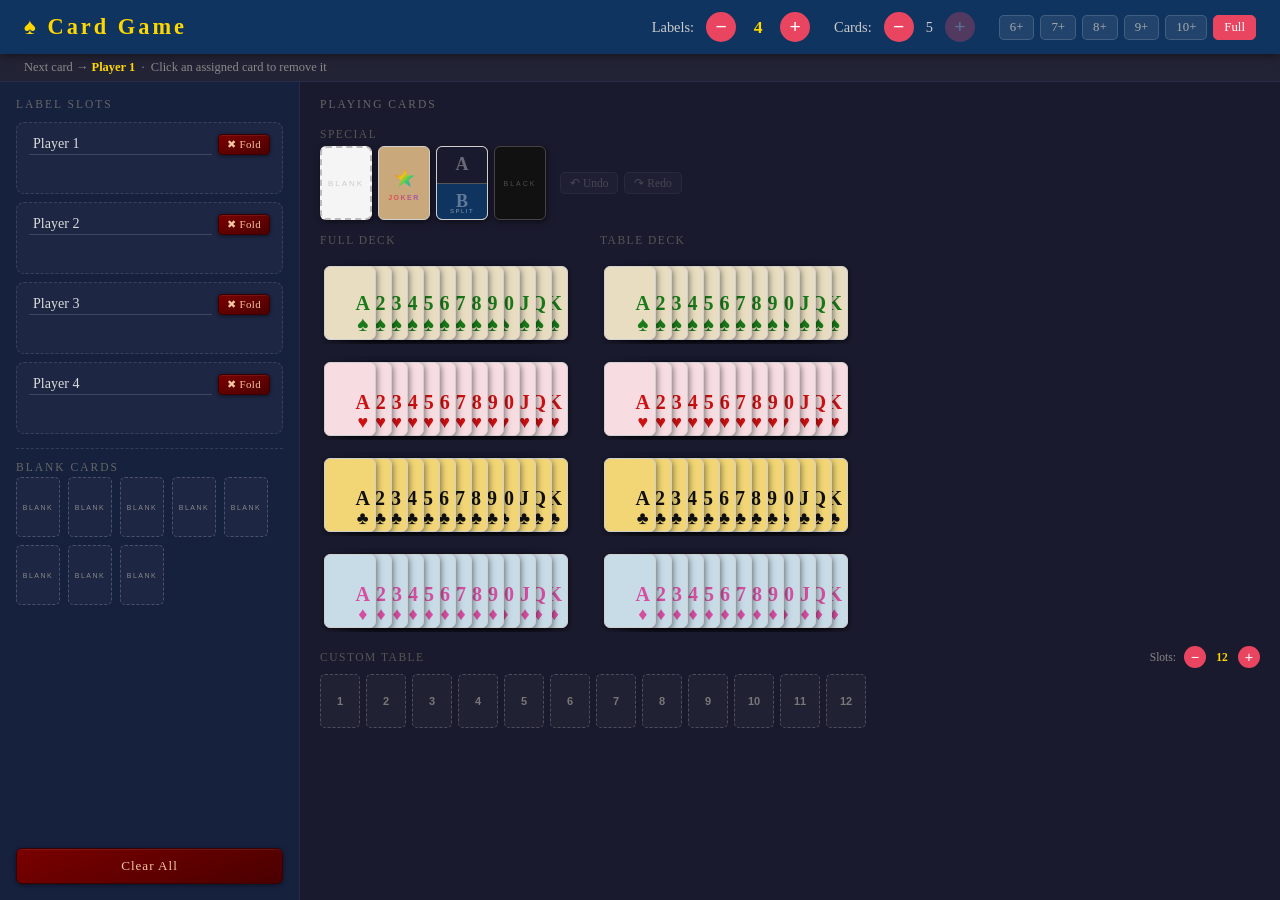
<file: Desktop/Card game/index.html>
<!DOCTYPE html>
<html lang="en">
<head>
  <meta charset="UTF-8">
  <meta name="viewport" content="width=device-width, initial-scale=1.0">
  <title>Card Game</title>
  <link rel="stylesheet" href="style.css?v=11">
</head>
<body>

  <header>
    <h1>&#9824; Card Game</h1>
    <div class="header-controls">
      <div class="label-controls">
        <span>Labels:</span>
        <button class="ctrl-btn" id="btn-dec">&#8722;</button>
        <span id="label-count">4</span>
        <button class="ctrl-btn" id="btn-inc">&#43;</button>
      </div>
      <div class="label-controls">
        <span>Cards:</span>
        <button class="ctrl-btn" id="btn-card-dec">&#8722;</button>
        <span id="card-count">5</span>
        <button class="ctrl-btn" id="btn-card-inc">&#43;</button>
      </div>
      <div class="deck-presets">
        <button class="preset-btn" data-preset="0">6+</button>
        <button class="preset-btn" data-preset="1">7+</button>
        <button class="preset-btn" data-preset="2">8+</button>
        <button class="preset-btn" data-preset="3">9+</button>
        <button class="preset-btn" data-preset="4">10+</button>
        <button class="preset-btn active" data-preset="5">Full</button>
      </div>
    </div>
  </header>

  <div id="status-bar">Click any card to assign it automatically</div>

  <div class="main">
    <div class="labels-panel" id="labels-panel">
      <div class="panel-title">Label Slots</div>
    </div>
    <div class="cards-panel" id="cards-panel">
      <div class="panel-title">Playing Cards</div>
    </div>
  </div>

  <script src="main.js"></script>

</body>
</html>
</file>
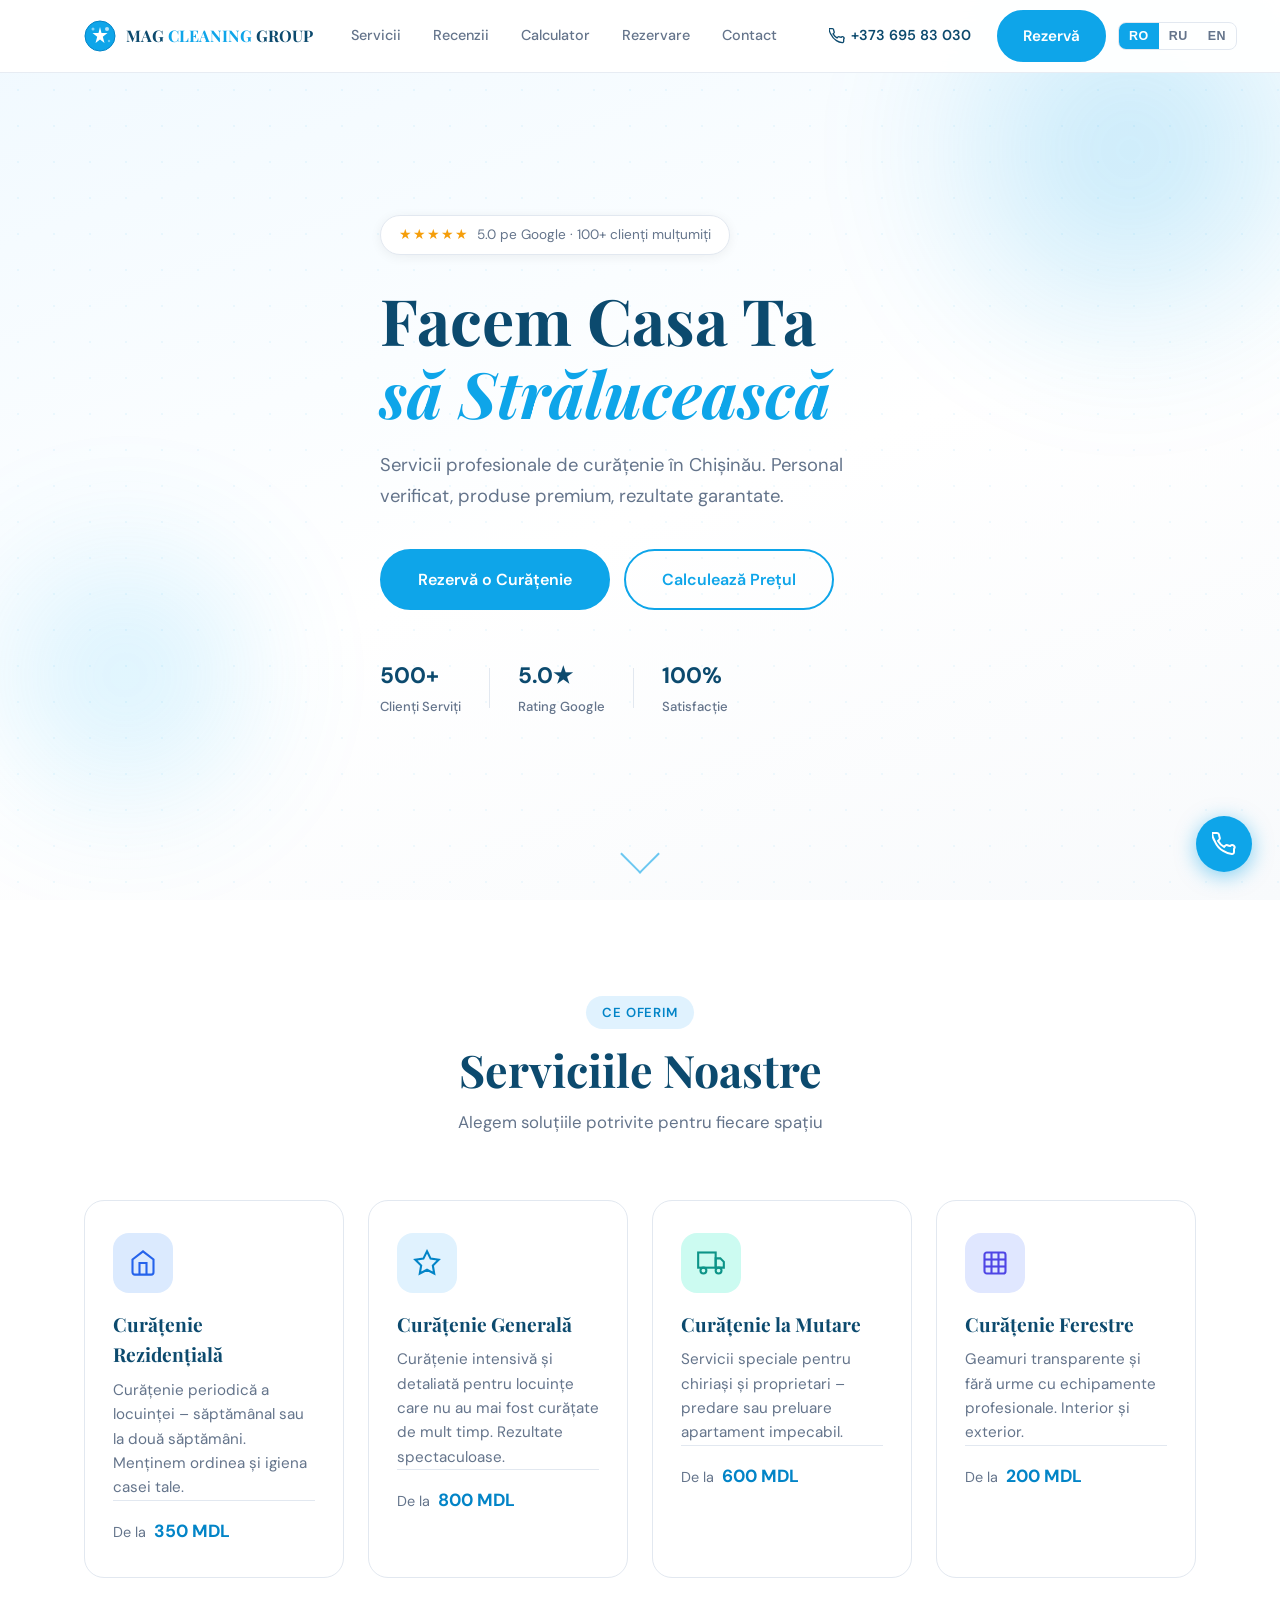
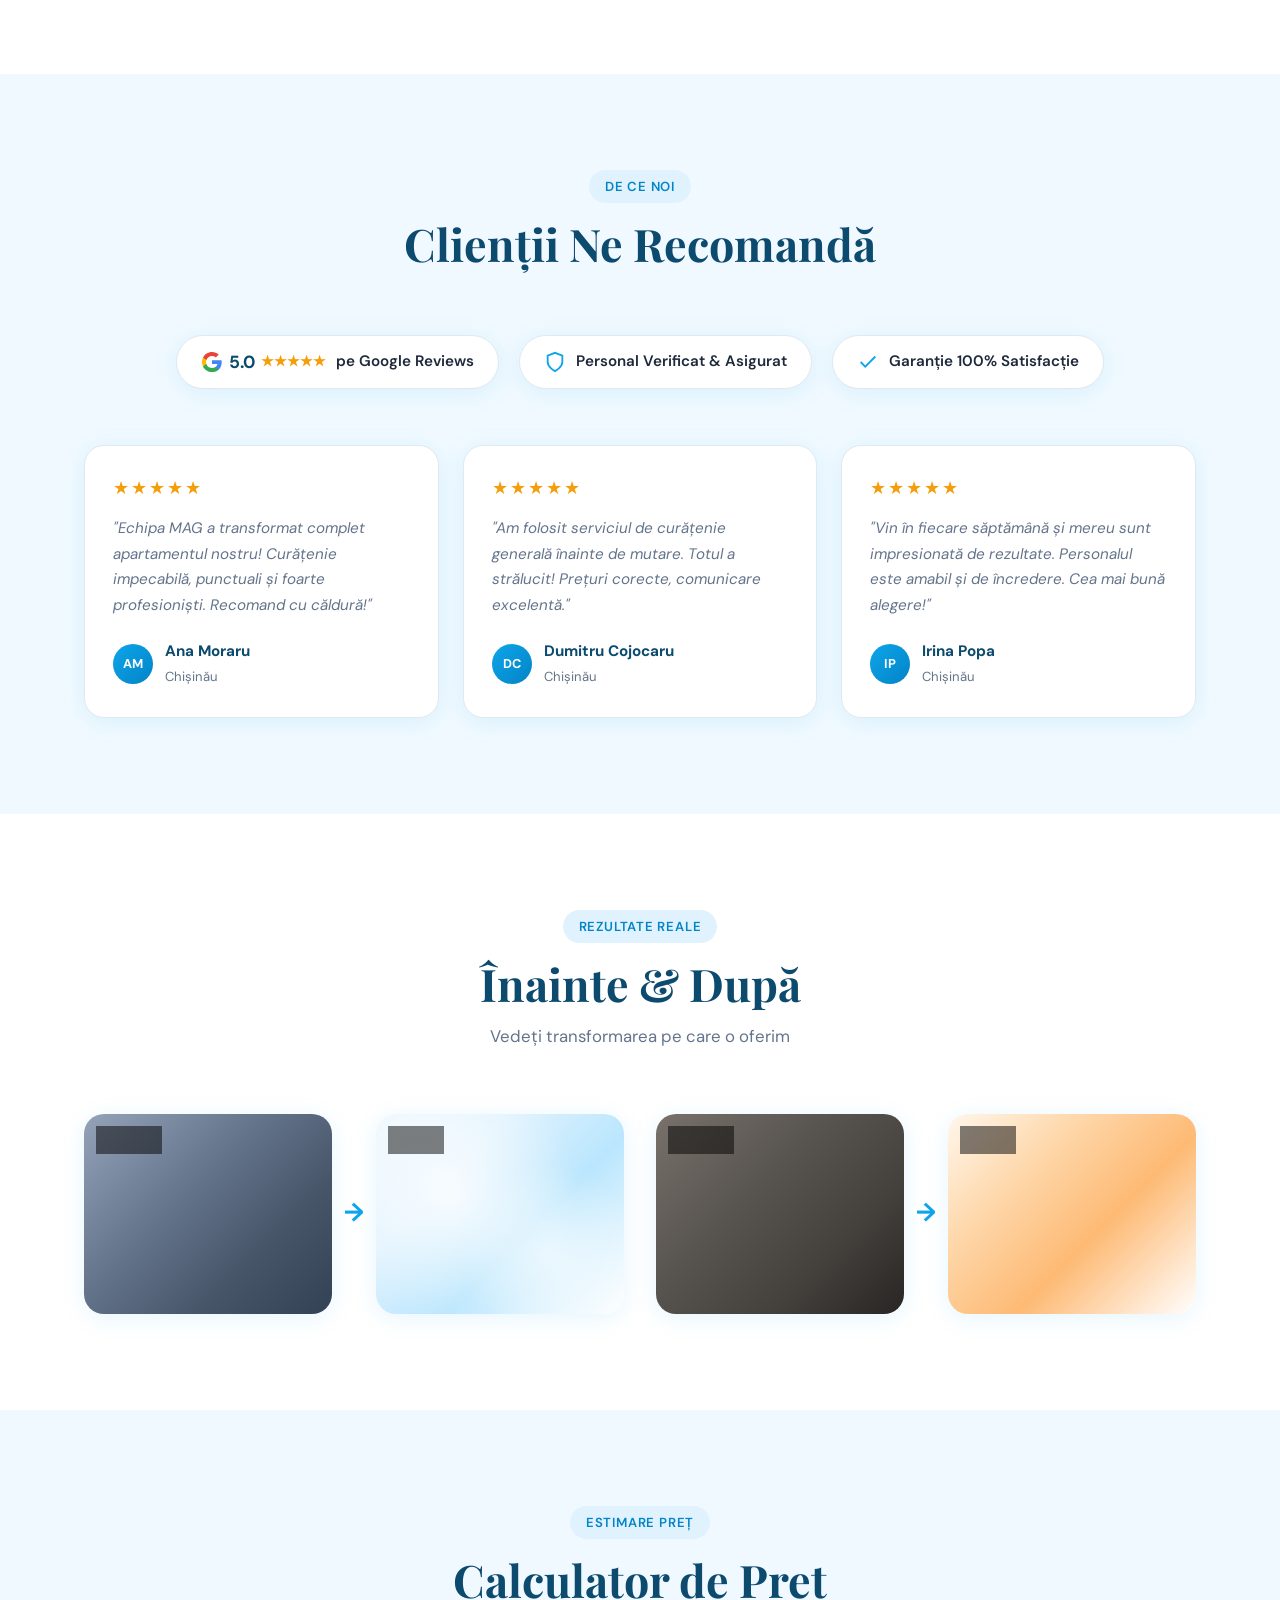
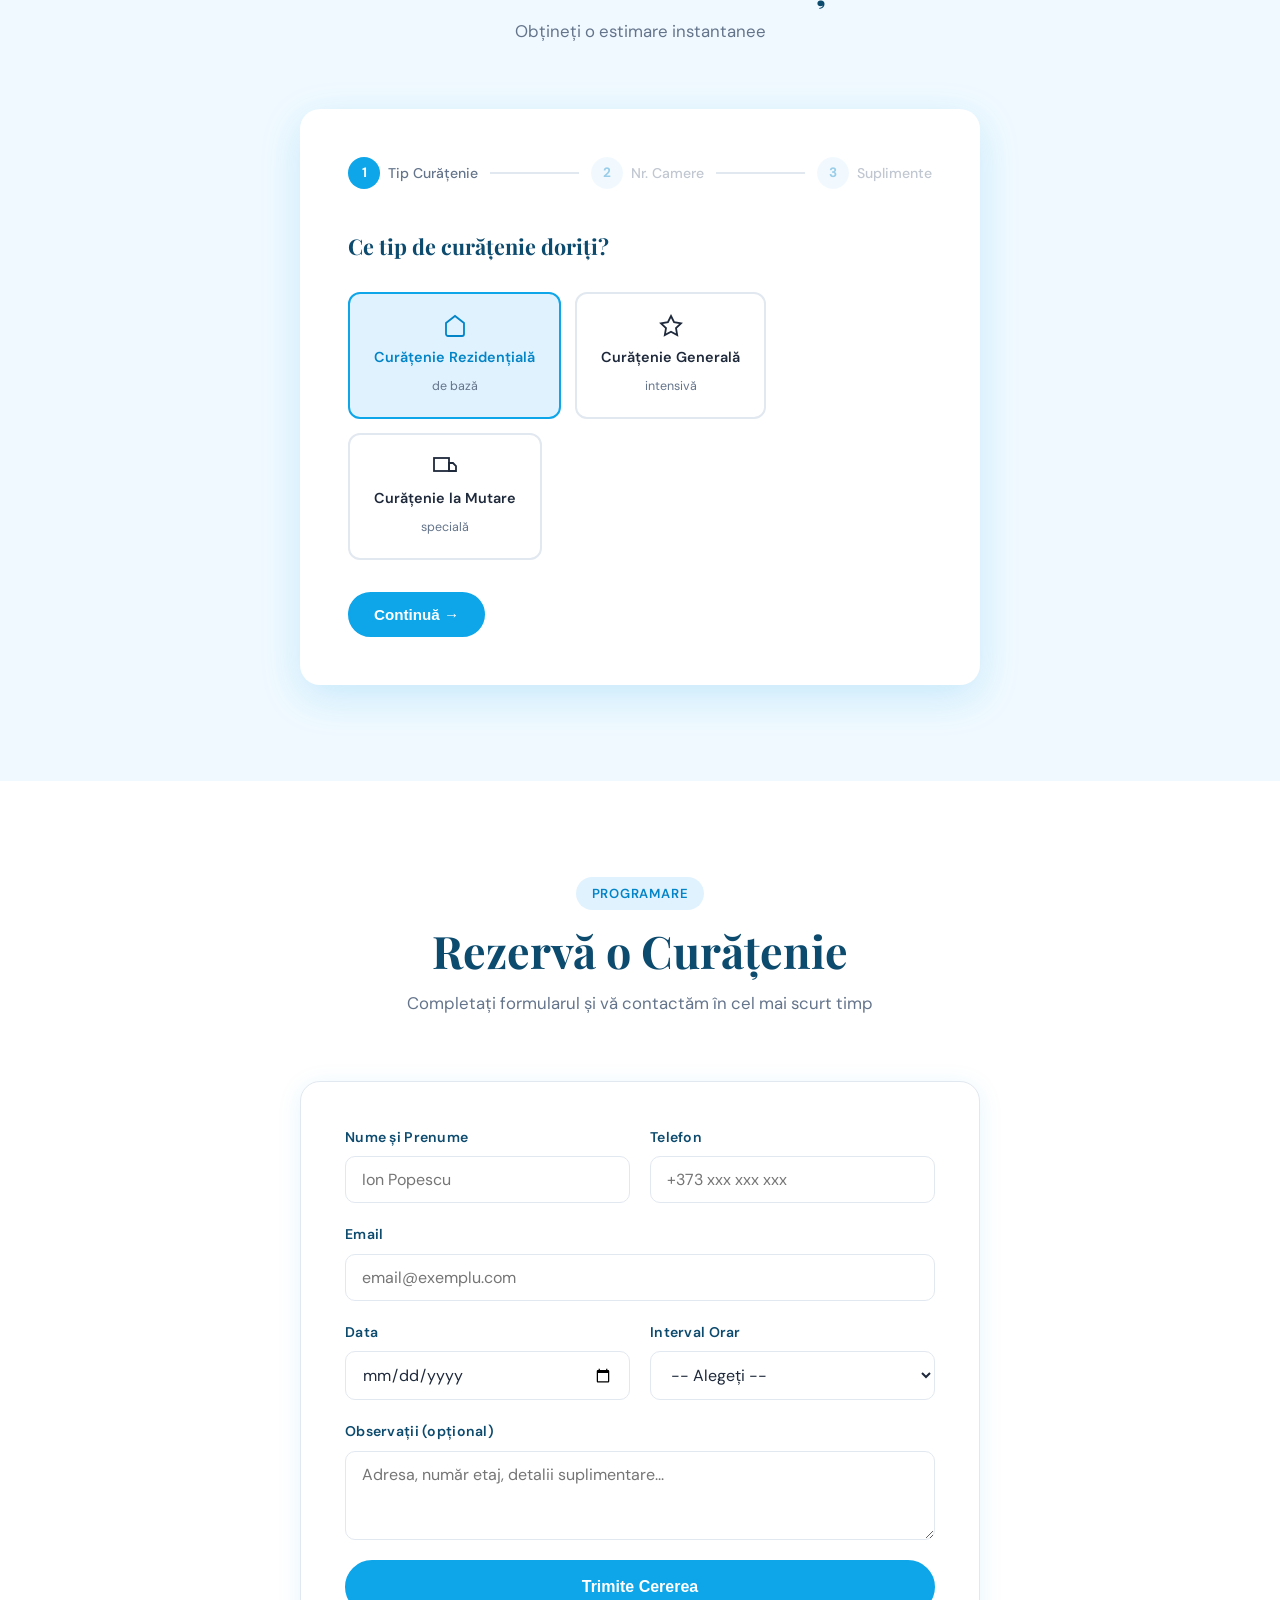
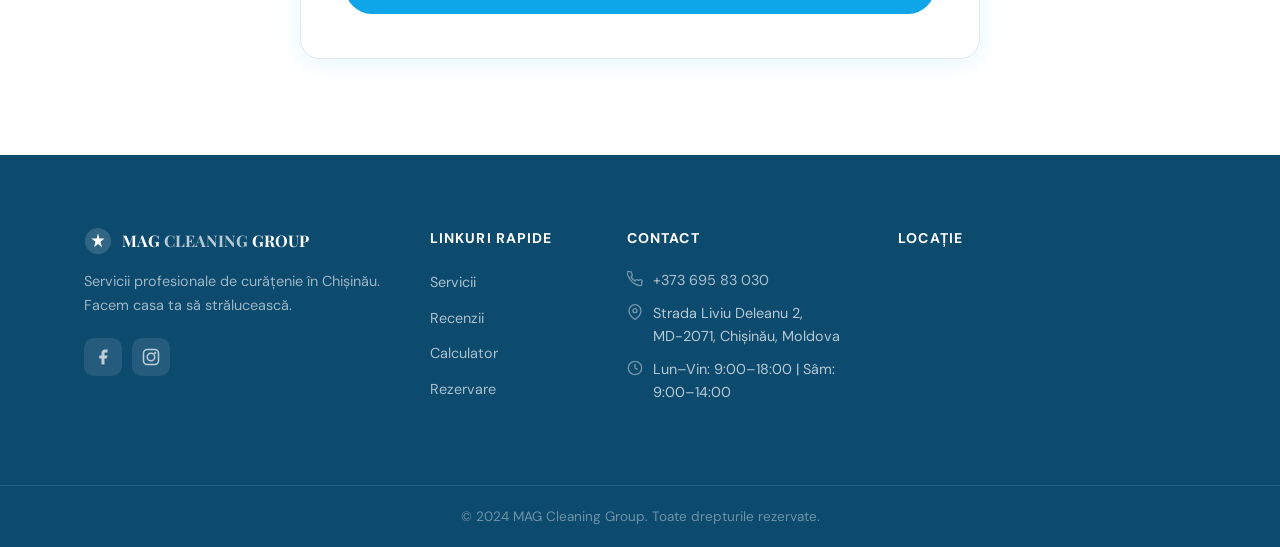
<file: Desktop/MAG Cleaning Services/index.html>
<!DOCTYPE html>
<html lang="ro">
<head>
  <meta charset="UTF-8" />
  <meta name="viewport" content="width=device-width, initial-scale=1.0" />
  <title>MAG Cleaning Group – Servicii Profesionale de Curățenie în Chișinău</title>
  <link rel="stylesheet" href="style.css" />
  <link rel="preconnect" href="https://fonts.googleapis.com" />
  <link href="https://fonts.googleapis.com/css2?family=Playfair+Display:wght@700;900&family=DM+Sans:wght@300;400;500;600&display=swap" rel="stylesheet" />
</head>
<body>

<!-- ====== HEADER ====== -->
<header class="header" id="header">
  <div class="header-inner container">
    <a href="#" class="logo">
      <svg width="32" height="32" viewBox="0 0 32 32" fill="none" xmlns="http://www.w3.org/2000/svg">
        <circle cx="16" cy="16" r="15" fill="#0ea5e9" stroke="#0284c7" stroke-width="1"/>
        <path d="M16 7 L17.5 13 L23.5 13 L18.8 16.8 L20.5 23 L16 19.5 L11.5 23 L13.2 16.8 L8.5 13 L14.5 13 Z" fill="white"/>
        <circle cx="23" cy="9" r="2" fill="white" opacity="0.7"/>
        <circle cx="9" cy="9" r="1.5" fill="white" opacity="0.5"/>
        <circle cx="25" cy="21" r="1.2" fill="white" opacity="0.4"/>
      </svg>
      <span class="logo-text">MAG <span>CLEANING</span> GROUP</span>
    </a>

    <nav class="nav" id="nav">
      <a href="#services" data-i18n="nav_services">Servicii</a>
      <a href="#trust" data-i18n="nav_trust">Recenzii</a>
      <a href="#calculator" data-i18n="nav_calc">Calculator</a>
      <a href="#booking" data-i18n="nav_book">Rezervare</a>
      <a href="#contact" data-i18n="nav_contact">Contact</a>
    </nav>

    <div class="header-right">
      <a href="tel:+37369583030" class="header-phone">
        <svg width="16" height="16" viewBox="0 0 24 24" fill="none" stroke="currentColor" stroke-width="2"><path d="M22 16.92v3a2 2 0 01-2.18 2 19.79 19.79 0 01-8.63-3.07A19.5 19.5 0 013.07 9.81a19.79 19.79 0 01-3.07-8.63A2 2 0 012 1h3a2 2 0 012 1.72 12.84 12.84 0 00.7 2.81 2 2 0 01-.45 2.11L6.09 8.91a16 16 0 006 6l1.27-1.27a2 2 0 012.11-.45 12.84 12.84 0 002.81.7A2 2 0 0122 16.92z"/></svg>
        +373 695 83 030
      </a>
      <a href="#booking" class="btn btn-primary" data-i18n="nav_cta">Rezervă</a>
      <div class="lang-switch">
        <button class="lang-btn active" data-lang="ro">RO</button>
        <button class="lang-btn" data-lang="ru">RU</button>
        <button class="lang-btn" data-lang="en">EN</button>
      </div>
      <button class="hamburger" id="hamburger" aria-label="Menu">
        <span></span><span></span><span></span>
      </button>
    </div>
  </div>
</header>

<!-- ====== HERO ====== -->
<section class="hero" id="home">
  <div class="hero-bg">
    <div class="hero-blob blob1"></div>
    <div class="hero-blob blob2"></div>
    <div class="hero-dots"></div>
  </div>
  <div class="container hero-content">
    <div class="hero-badge">
      <span class="stars">★★★★★</span>
      <span data-i18n="hero_badge">5.0 pe Google · 100+ clienți mulțumiți</span>
    </div>
    <h1 class="hero-title" data-i18n="hero_title">Facem Casa Ta<br><em>să Strălucească</em></h1>
    <p class="hero-sub" data-i18n="hero_sub">Servicii profesionale de curățenie în Chișinău. Personal verificat, produse premium, rezultate garantate.</p>
    <div class="hero-actions">
      <a href="#booking" class="btn btn-primary btn-lg" data-i18n="hero_cta1">Rezervă o Curățenie</a>
      <a href="#calculator" class="btn btn-outline btn-lg" data-i18n="hero_cta2">Calculează Prețul</a>
    </div>
    <div class="hero-stats">
      <div class="stat"><strong>500+</strong><span data-i18n="stat1">Clienți Serviți</span></div>
      <div class="stat-div"></div>
      <div class="stat"><strong>5.0★</strong><span data-i18n="stat2">Rating Google</span></div>
      <div class="stat-div"></div>
      <div class="stat"><strong>100%</strong><span data-i18n="stat3">Satisfacție</span></div>
    </div>
  </div>
  <div class="hero-scroll-hint">
    <div class="scroll-arrow"></div>
  </div>
</section>

<!-- ====== SERVICES ====== -->
<section class="section services" id="services">
  <div class="container">
    <div class="section-header reveal">
      <span class="section-tag" data-i18n="services_tag">Ce Oferim</span>
      <h2 data-i18n="services_title">Serviciile Noastre</h2>
      <p data-i18n="services_sub">Alegem soluțiile potrivite pentru fiecare spațiu</p>
    </div>
    <div class="services-grid">

      <div class="service-card reveal">
        <div class="service-icon icon-blue">
          <svg width="28" height="28" viewBox="0 0 24 24" fill="none" stroke="currentColor" stroke-width="1.8"><path d="M3 9l9-7 9 7v11a2 2 0 01-2 2H5a2 2 0 01-2-2z"/><polyline points="9 22 9 12 15 12 15 22"/></svg>
        </div>
        <div class="service-body">
          <h3 data-i18n="s1_title">Curățenie Rezidențială</h3>
          <p data-i18n="s1_desc">Curățenie periodică a locuinței – săptămânal sau la două săptămâni. Menținem ordinea și igiena casei tale.</p>
          <div class="service-price"><span data-i18n="from">De la</span> <strong>350 MDL</strong></div>
        </div>
      </div>

      <div class="service-card reveal">
        <div class="service-icon icon-sky">
          <svg width="28" height="28" viewBox="0 0 24 24" fill="none" stroke="currentColor" stroke-width="1.8"><path d="M12 2l3.09 6.26L22 9.27l-5 4.87 1.18 6.88L12 17.77l-6.18 3.25L7 14.14 2 9.27l6.91-1.01L12 2z"/></svg>
        </div>
        <div class="service-body">
          <h3 data-i18n="s2_title">Curățenie Generală</h3>
          <p data-i18n="s2_desc">Curățenie intensivă și detaliată pentru locuințe care nu au mai fost curățate de mult timp. Rezultate spectaculoase.</p>
          <div class="service-price"><span data-i18n="from">De la</span> <strong>800 MDL</strong></div>
        </div>
      </div>

      <div class="service-card reveal">
        <div class="service-icon icon-teal">
          <svg width="28" height="28" viewBox="0 0 24 24" fill="none" stroke="currentColor" stroke-width="1.8"><rect x="1" y="3" width="15" height="13"/><polygon points="16 8 20 8 23 11 23 16 16 16 16 8"/><circle cx="5.5" cy="18.5" r="2.5"/><circle cx="18.5" cy="18.5" r="2.5"/></svg>
        </div>
        <div class="service-body">
          <h3 data-i18n="s3_title">Curățenie la Mutare</h3>
          <p data-i18n="s3_desc">Servicii speciale pentru chiriași și proprietari – predare sau preluare apartament impecabil.</p>
          <div class="service-price"><span data-i18n="from">De la</span> <strong>600 MDL</strong></div>
        </div>
      </div>

      <div class="service-card reveal">
        <div class="service-icon icon-indigo">
          <svg width="28" height="28" viewBox="0 0 24 24" fill="none" stroke="currentColor" stroke-width="1.8"><rect x="3" y="3" width="18" height="18" rx="2"/><line x1="3" y1="9" x2="21" y2="9"/><line x1="3" y1="15" x2="21" y2="15"/><line x1="9" y1="3" x2="9" y2="21"/><line x1="15" y1="3" x2="15" y2="21"/></svg>
        </div>
        <div class="service-body">
          <h3 data-i18n="s4_title">Curățenie Ferestre</h3>
          <p data-i18n="s4_desc">Geamuri transparente și fără urme cu echipamente profesionale. Interior și exterior.</p>
          <div class="service-price"><span data-i18n="from">De la</span> <strong>200 MDL</strong></div>
        </div>
      </div>

    </div>
  </div>
</section>

<!-- ====== TRUST ====== -->
<section class="section trust" id="trust">
  <div class="container">
    <div class="section-header reveal">
      <span class="section-tag" data-i18n="trust_tag">De Ce Noi</span>
      <h2 data-i18n="trust_title">Clienții Ne Recomandă</h2>
    </div>

    <div class="trust-badges reveal">
      <div class="trust-badge">
        <div class="google-rating">
          <svg width="22" height="22" viewBox="0 0 24 24"><path d="M22.56 12.25c0-.78-.07-1.53-.2-2.25H12v4.26h5.92c-.26 1.37-1.04 2.53-2.21 3.31v2.77h3.57c2.08-1.92 3.28-4.74 3.28-8.09z" fill="#4285F4"/><path d="M12 23c2.97 0 5.46-.98 7.28-2.66l-3.57-2.77c-.98.66-2.23 1.06-3.71 1.06-2.86 0-5.29-1.93-6.16-4.53H2.18v2.84C3.99 20.53 7.7 23 12 23z" fill="#34A853"/><path d="M5.84 14.09c-.22-.66-.35-1.36-.35-2.09s.13-1.43.35-2.09V7.07H2.18C1.43 8.55 1 10.22 1 12s.43 3.45 1.18 4.93l2.85-2.22.81-.62z" fill="#FBBC05"/><path d="M12 5.38c1.62 0 3.06.56 4.21 1.64l3.15-3.15C17.45 2.09 14.97 1 12 1 7.7 1 3.99 3.47 2.18 7.07l3.66 2.84c.87-2.6 3.3-4.53 6.16-4.53z" fill="#EA4335"/></svg>
          <span>5.0</span>
          <span class="stars-sm">★★★★★</span>
        </div>
        <span data-i18n="trust_google">pe Google Reviews</span>
      </div>
      <div class="trust-badge">
        <svg width="22" height="22" viewBox="0 0 24 24" fill="none" stroke="#0ea5e9" stroke-width="2"><path d="M12 22s8-4 8-10V5l-8-3-8 3v7c0 6 8 10 8 10z"/></svg>
        <span data-i18n="trust_vetted">Personal Verificat & Asigurat</span>
      </div>
      <div class="trust-badge">
        <svg width="22" height="22" viewBox="0 0 24 24" fill="none" stroke="#0ea5e9" stroke-width="2"><polyline points="20 6 9 17 4 12"/></svg>
        <span data-i18n="trust_guarantee">Garanție 100% Satisfacție</span>
      </div>
    </div>

    <div class="reviews-grid">
      <div class="review-card reveal">
        <div class="review-stars">★★★★★</div>
        <p data-i18n="r1_text">"Echipa MAG a transformat complet apartamentul nostru! Curățenie impecabilă, punctuali și foarte profesioniști. Recomand cu căldură!"</p>
        <div class="review-author">
          <div class="review-avatar">AM</div>
          <div><strong>Ana Moraru</strong><span>Chișinău</span></div>
        </div>
      </div>
      <div class="review-card reveal">
        <div class="review-stars">★★★★★</div>
        <p data-i18n="r2_text">"Am folosit serviciul de curățenie generală înainte de mutare. Totul a strălucit! Prețuri corecte, comunicare excelentă."</p>
        <div class="review-author">
          <div class="review-avatar">DC</div>
          <div><strong>Dumitru Cojocaru</strong><span>Chișinău</span></div>
        </div>
      </div>
      <div class="review-card reveal">
        <div class="review-stars">★★★★★</div>
        <p data-i18n="r3_text">"Vin în fiecare săptămână și mereu sunt impresionată de rezultate. Personalul este amabil și de încredere. Cea mai bună alegere!"</p>
        <div class="review-author">
          <div class="review-avatar">IP</div>
          <div><strong>Irina Popa</strong><span>Chișinău</span></div>
        </div>
      </div>
    </div>
  </div>
</section>

<!-- ====== GALLERY ====== -->
<section class="section gallery" id="gallery">
  <div class="container">
    <div class="section-header reveal">
      <span class="section-tag" data-i18n="gallery_tag">Rezultate Reale</span>
      <h2 data-i18n="gallery_title">Înainte & După</h2>
      <p data-i18n="gallery_sub">Vedeți transformarea pe care o oferim</p>
    </div>
    <div class="gallery-grid">
      <div class="gallery-pair reveal">
        <div class="gallery-card before">
          <div class="gallery-label" data-i18n="before">Înainte</div>
          <div class="gallery-content before-img"></div>
        </div>
        <div class="gallery-arrow">→</div>
        <div class="gallery-card after">
          <div class="gallery-label" data-i18n="after">După</div>
          <div class="gallery-content after-img"></div>
        </div>
      </div>
      <div class="gallery-pair reveal">
        <div class="gallery-card before">
          <div class="gallery-label" data-i18n="before">Înainte</div>
          <div class="gallery-content before-img2"></div>
        </div>
        <div class="gallery-arrow">→</div>
        <div class="gallery-card after">
          <div class="gallery-label" data-i18n="after">După</div>
          <div class="gallery-content after-img2"></div>
        </div>
      </div>
    </div>
  </div>
</section>

<!-- ====== CALCULATOR ====== -->
<section class="section calculator-section" id="calculator">
  <div class="container">
    <div class="section-header reveal">
      <span class="section-tag" data-i18n="calc_tag">Estimare Preț</span>
      <h2 data-i18n="calc_title">Calculator de Preț</h2>
      <p data-i18n="calc_sub">Obțineți o estimare instantanee</p>
    </div>

    <div class="calc-wrapper reveal">
      <div class="calc-steps">
        <div class="calc-step active" data-step="1">
          <div class="step-num">1</div>
          <span data-i18n="step1_label">Tip Curățenie</span>
        </div>
        <div class="step-line"></div>
        <div class="calc-step" data-step="2">
          <div class="step-num">2</div>
          <span data-i18n="step2_label">Nr. Camere</span>
        </div>
        <div class="step-line"></div>
        <div class="calc-step" data-step="3">
          <div class="step-num">3</div>
          <span data-i18n="step3_label">Suplimente</span>
        </div>
      </div>

      <div class="calc-panels">
        <!-- Step 1 -->
        <div class="calc-panel active" id="panel1">
          <h3 data-i18n="step1_q">Ce tip de curățenie doriți?</h3>
          <div class="type-options">
            <label class="type-opt">
              <input type="radio" name="clean_type" value="residential" checked />
              <div class="type-card">
                <svg width="24" height="24" viewBox="0 0 24 24" fill="none" stroke="currentColor" stroke-width="1.8"><path d="M3 9l9-7 9 7v11a2 2 0 01-2 2H5a2 2 0 01-2-2z"/></svg>
                <span data-i18n="s1_title">Rezidențială</span>
                <small data-i18n="type_base">de bază</small>
              </div>
            </label>
            <label class="type-opt">
              <input type="radio" name="clean_type" value="deep" />
              <div class="type-card">
                <svg width="24" height="24" viewBox="0 0 24 24" fill="none" stroke="currentColor" stroke-width="1.8"><path d="M12 2l3.09 6.26L22 9.27l-5 4.87 1.18 6.88L12 17.77l-6.18 3.25L7 14.14 2 9.27l6.91-1.01L12 2z"/></svg>
                <span data-i18n="s2_title">Generală</span>
                <small data-i18n="type_intensive">intensivă</small>
              </div>
            </label>
            <label class="type-opt">
              <input type="radio" name="clean_type" value="move" />
              <div class="type-card">
                <svg width="24" height="24" viewBox="0 0 24 24" fill="none" stroke="currentColor" stroke-width="1.8"><rect x="1" y="3" width="15" height="13"/><polygon points="16 8 20 8 23 11 23 16 16 16 16 8"/></svg>
                <span data-i18n="s3_title">La Mutare</span>
                <small data-i18n="type_special">specială</small>
              </div>
            </label>
          </div>
          <button class="btn btn-primary calc-next" data-i18n="next">Continuă →</button>
        </div>

        <!-- Step 2 -->
        <div class="calc-panel" id="panel2">
          <h3 data-i18n="step2_q">Câte camere are locuința?</h3>
          <div class="room-options">
            <button class="room-btn" data-rooms="1">1</button>
            <button class="room-btn" data-rooms="2">2</button>
            <button class="room-btn" data-rooms="3">3</button>
            <button class="room-btn" data-rooms="4">4</button>
            <button class="room-btn" data-rooms="5">5+</button>
          </div>
          <div class="calc-nav">
            <button class="btn btn-outline calc-back" data-i18n="back">← Înapoi</button>
            <button class="btn btn-primary calc-next" data-i18n="next">Continuă →</button>
          </div>
        </div>

        <!-- Step 3 -->
        <div class="calc-panel" id="panel3">
          <h3 data-i18n="step3_q">Servicii suplimentare?</h3>
          <div class="extras-options">
            <label class="extra-opt">
              <input type="checkbox" name="extra" value="windows" />
              <div class="extra-card">
                <svg width="20" height="20" viewBox="0 0 24 24" fill="none" stroke="currentColor" stroke-width="1.8"><rect x="3" y="3" width="18" height="18" rx="2"/><line x1="3" y1="9" x2="21" y2="9"/><line x1="12" y1="3" x2="12" y2="21"/></svg>
                <span data-i18n="extra_windows">Ferestre</span>
                <small>+150 MDL</small>
              </div>
            </label>
            <label class="extra-opt">
              <input type="checkbox" name="extra" value="fridge" />
              <div class="extra-card">
                <svg width="20" height="20" viewBox="0 0 24 24" fill="none" stroke="currentColor" stroke-width="1.8"><rect x="4" y="2" width="16" height="20" rx="2"/><line x1="4" y1="10" x2="20" y2="10"/><line x1="8" y1="6" x2="8" y2="8"/><line x1="8" y1="14" x2="8" y2="18"/></svg>
                <span data-i18n="extra_fridge">Frigider</span>
                <small>+100 MDL</small>
              </div>
            </label>
            <label class="extra-opt">
              <input type="checkbox" name="extra" value="oven" />
              <div class="extra-card">
                <svg width="20" height="20" viewBox="0 0 24 24" fill="none" stroke="currentColor" stroke-width="1.8"><rect x="2" y="4" width="20" height="18" rx="2"/><rect x="6" y="8" width="12" height="10" rx="1"/><circle cx="8" cy="2" r="1"/><circle cx="12" cy="2" r="1"/><circle cx="16" cy="2" r="1"/></svg>
                <span data-i18n="extra_oven">Cuptor</span>
                <small>+80 MDL</small>
              </div>
            </label>
          </div>

          <div class="price-display">
            <span data-i18n="estimated">Estimat:</span>
            <div class="price-value" id="priceDisplay">350 MDL</div>
          </div>

          <div class="calc-nav">
            <button class="btn btn-outline calc-back" data-i18n="back">← Înapoi</button>
            <a href="#booking" class="btn btn-primary" data-i18n="confirm_booking">Confirmă Rezervarea</a>
          </div>
        </div>
      </div>
    </div>
  </div>
</section>

<!-- ====== BOOKING ====== -->
<section class="section booking-section" id="booking">
  <div class="container">
    <div class="section-header reveal">
      <span class="section-tag" data-i18n="book_tag">Programare</span>
      <h2 data-i18n="book_title">Rezervă o Curățenie</h2>
      <p data-i18n="book_sub">Completați formularul și vă contactăm în cel mai scurt timp</p>
    </div>

    <div class="booking-wrapper reveal">
      <form class="booking-form" id="bookingForm">
        <div class="form-row">
          <div class="form-group">
            <label data-i18n="form_name">Nume și Prenume</label>
            <input type="text" id="fname" required placeholder="Ion Popescu" />
          </div>
          <div class="form-group">
            <label data-i18n="form_phone">Telefon</label>
            <input type="tel" id="fphone" required placeholder="+373 xxx xxx xxx" />
          </div>
        </div>
        <div class="form-group">
          <label data-i18n="form_email">Email</label>
          <input type="email" id="femail" placeholder="email@exemplu.com" />
        </div>
        <div class="form-row">
          <div class="form-group">
            <label data-i18n="form_date">Data</label>
            <input type="date" id="fdate" required />
          </div>
          <div class="form-group">
            <label data-i18n="form_time">Interval Orar</label>
            <select id="ftime" required>
              <option value="">-- Alegeți --</option>
              <option value="9-12">09:00 – 12:00</option>
              <option value="12-15">12:00 – 15:00</option>
              <option value="15-18">15:00 – 18:00</option>
            </select>
          </div>
        </div>
        <div class="form-group">
          <label data-i18n="form_notes">Observații (opțional)</label>
          <textarea id="fnotes" rows="3" placeholder="Adresa, număr etaj, detalii suplimentare..."></textarea>
        </div>
        <button type="submit" class="btn btn-primary btn-lg btn-full" data-i18n="form_submit">Trimite Cererea</button>
      </form>

      <div class="booking-success" id="bookingSuccess">
        <div class="success-icon">✓</div>
        <h3 data-i18n="success_title">Cererea a fost trimisă!</h3>
        <p data-i18n="success_msg">Vă vom contacta în cel mai scurt timp pentru a confirma rezervarea. Mulțumim!</p>
        <a href="tel:+37369583030" class="btn btn-primary" data-i18n="success_call">Sau sunați-ne direct</a>
      </div>
    </div>
  </div>
</section>

<!-- ====== CONTACT / FOOTER ====== -->
<footer class="footer" id="contact">
  <div class="footer-top">
    <div class="container footer-grid">
      <div class="footer-col">
        <a href="#" class="logo logo-white">
          <svg width="28" height="28" viewBox="0 0 32 32" fill="none"><circle cx="16" cy="16" r="15" fill="rgba(255,255,255,0.15)"/><path d="M16 7 L17.5 13 L23.5 13 L18.8 16.8 L20.5 23 L16 19.5 L11.5 23 L13.2 16.8 L8.5 13 L14.5 13 Z" fill="white"/></svg>
          <span class="logo-text">MAG <span>CLEANING</span> GROUP</span>
        </a>
        <p data-i18n="footer_desc">Servicii profesionale de curățenie în Chișinău. Facem casa ta să strălucească.</p>
        <div class="social-links">
          <a href="#" class="social-btn" aria-label="Facebook">
            <svg width="18" height="18" viewBox="0 0 24 24" fill="currentColor"><path d="M18 2h-3a5 5 0 00-5 5v3H7v4h3v8h4v-8h3l1-4h-4V7a1 1 0 011-1h3z"/></svg>
          </a>
          <a href="#" class="social-btn" aria-label="Instagram">
            <svg width="18" height="18" viewBox="0 0 24 24" fill="none" stroke="currentColor" stroke-width="2"><rect x="2" y="2" width="20" height="20" rx="5"/><circle cx="12" cy="12" r="5"/><circle cx="17.5" cy="6.5" r="1.5" fill="currentColor" stroke="none"/></svg>
          </a>
        </div>
      </div>

      <div class="footer-col">
        <h4 data-i18n="footer_links">Linkuri Rapide</h4>
        <ul>
          <li><a href="#services" data-i18n="nav_services">Servicii</a></li>
          <li><a href="#trust" data-i18n="nav_trust">Recenzii</a></li>
          <li><a href="#calculator" data-i18n="nav_calc">Calculator Preț</a></li>
          <li><a href="#booking" data-i18n="nav_book">Rezervare</a></li>
        </ul>
      </div>

      <div class="footer-col">
        <h4 data-i18n="footer_contact">Contact</h4>
        <ul class="contact-list">
          <li>
            <svg width="16" height="16" viewBox="0 0 24 24" fill="none" stroke="currentColor" stroke-width="2"><path d="M22 16.92v3a2 2 0 01-2.18 2 19.79 19.79 0 01-8.63-3.07A19.5 19.5 0 013.07 9.81a19.79 19.79 0 01-3.07-8.63A2 2 0 012 1h3a2 2 0 012 1.72 12.84 12.84 0 00.7 2.81 2 2 0 01-.45 2.11L6.09 8.91a16 16 0 006 6l1.27-1.27a2 2 0 012.11-.45 12.84 12.84 0 002.81.7A2 2 0 0122 16.92z"/></svg>
            <a href="tel:+37369583030">+373 695 83 030</a>
          </li>
          <li>
            <svg width="16" height="16" viewBox="0 0 24 24" fill="none" stroke="currentColor" stroke-width="2"><path d="M21 10c0 7-9 13-9 13s-9-6-9-13a9 9 0 0118 0z"/><circle cx="12" cy="10" r="3"/></svg>
            <span>Strada Liviu Deleanu 2,<br>MD-2071, Chișinău, Moldova</span>
          </li>
          <li>
            <svg width="16" height="16" viewBox="0 0 24 24" fill="none" stroke="currentColor" stroke-width="2"><circle cx="12" cy="12" r="10"/><polyline points="12 6 12 12 16 14"/></svg>
            <span data-i18n="footer_hours">Lun–Vin: 9:00–18:00 | Sâm: 9:00–14:00</span>
          </li>
        </ul>
      </div>

      <div class="footer-col footer-map">
        <h4 data-i18n="footer_map">Locație</h4>
        <div class="map-container">
          <iframe
            src="https://www.google.com/maps/embed?pb=!1m18!1m12!1m3!1d2720.1234567890123!2d28.8258!3d47.0268!2m3!1f0!2f0!3f0!3m2!1i1024!2i768!4f13.1!3m3!1m2!1s0x40c97c3628b769a1%3A0x0!2sStrada%20Liviu%20Deleanu%202%2C%20Chi%C8%99in%C4%83u!5e0!3m2!1sro!2smd!4v1234567890"
            width="100%"
            height="160"
            style="border:0;border-radius:8px;"
            allowfullscreen=""
            loading="lazy"
            referrerpolicy="no-referrer-when-downgrade"
            title="MAG Cleaning Group locatie">
          </iframe>
        </div>
      </div>
    </div>
  </div>

  <div class="footer-bottom">
    <div class="container">
      <p>© 2024 MAG Cleaning Group. <span data-i18n="footer_rights">Toate drepturile rezervate.</span></p>
    </div>
  </div>
</footer>

<!-- Floating phone button -->
<a href="tel:+37369583030" class="float-phone" aria-label="Sună acum">
  <svg width="24" height="24" viewBox="0 0 24 24" fill="none" stroke="currentColor" stroke-width="2"><path d="M22 16.92v3a2 2 0 01-2.18 2 19.79 19.79 0 01-8.63-3.07A19.5 19.5 0 013.07 9.81a19.79 19.79 0 01-3.07-8.63A2 2 0 012 1h3a2 2 0 012 1.72 12.84 12.84 0 00.7 2.81 2 2 0 01-.45 2.11L6.09 8.91a16 16 0 006 6l1.27-1.27a2 2 0 012.11-.45 12.84 12.84 0 002.81.7A2 2 0 0122 16.92z"/></svg>
</a>

<script src="script.js"></script>
</body>
</html>
</file>
<file: Desktop/Card game/style.css>
* { box-sizing: border-box; margin: 0; padding: 0; }

body {
  background: #1a1a2e;
  color: #eee;
  font-family: 'Georgia', serif;
  height: 100vh;
  display: flex;
  flex-direction: column;
  overflow: hidden;
}

/* ── Header ── */
header {
  background: #0f3460;
  padding: 12px 24px;
  display: flex;
  align-items: center;
  justify-content: space-between;
  box-shadow: 0 2px 10px rgba(0,0,0,0.6);
  flex-shrink: 0;
}

header h1 {
  font-size: 1.4rem;
  letter-spacing: 3px;
  color: gold;
}

.header-controls {
  display: flex;
  align-items: center;
  gap: 24px;
}

.label-controls {
  display: flex;
  align-items: center;
  gap: 12px;
  font-size: 0.9rem;
  color: #ccc;
}

.ctrl-btn {
  background: #e94560;
  color: white;
  border: none;
  width: 30px;
  height: 30px;
  border-radius: 50%;
  cursor: pointer;
  font-size: 1.2rem;
  display: flex;
  align-items: center;
  justify-content: center;
  transition: background 0.2s;
}
.ctrl-btn:hover:not(:disabled) { background: #c0392b; }
.ctrl-btn:disabled { opacity: 0.3; cursor: not-allowed; }

.deck-presets {
  display: flex;
  align-items: center;
  gap: 6px;
}
.preset-btn {
  background: rgba(255,255,255,0.08);
  color: #aaa;
  border: 1px solid rgba(255,255,255,0.15);
  border-radius: 5px;
  padding: 4px 10px;
  font-size: 0.8rem;
  font-family: 'Georgia', serif;
  cursor: pointer;
  transition: background 0.15s, color 0.15s, border-color 0.15s;
}
.preset-btn:hover { background: rgba(255,255,255,0.15); color: #eee; }
.preset-btn.active {
  background: #e94560;
  color: white;
  border-color: #e94560;
}

#label-count {
  font-size: 1.1rem;
  font-weight: bold;
  color: gold;
  min-width: 20px;
  text-align: center;
}

/* ── Status bar ── */
#status-bar {
  background: rgba(255,255,255,0.04);
  padding: 6px 24px;
  font-size: 0.78rem;
  color: #888;
  border-bottom: 1px solid #2a2a4a;
  flex-shrink: 0;
}
#status-bar span { color: gold; font-weight: bold; }

/* ── Head section: 8 shared blank cards, under the player slots ── */
.head-section {
  flex-shrink: 0;
  margin-top: 6px;
  padding-top: 12px;
  border-top: 1px dashed rgba(255,255,255,0.12);
}
.head-section-title { margin-bottom: 8px; }

.head-row {
  display: flex;
  gap: 8px;
  flex-wrap: wrap;
}

.head-slot {
  width: 44px;
  height: 60px;
  border-radius: 5px;
  display: flex;
  flex-direction: column;
  align-items: center;
  justify-content: center;
  cursor: pointer;
  flex-shrink: 0;
  position: relative;
  transition: transform 0.12s, box-shadow 0.12s, border-color 0.15s, background 0.15s;
}

.head-slot.empty {
  border: 1.5px dashed rgba(255,255,255,0.2);
  background: rgba(255,255,255,0.03);
}
.head-slot.empty:hover {
  border-color: gold;
  background: rgba(255,255,255,0.06);
  transform: translateY(-4px);
}
.head-slot.empty.active {
  border-color: #e94560;
  background: rgba(233,69,96,0.12);
  box-shadow: 0 0 0 2px rgba(233,69,96,0.25);
}
.head-label {
  font-size: 7px;
  text-transform: uppercase;
  letter-spacing: 1.5px;
  color: #888;
  font-family: Arial, sans-serif;
  pointer-events: none;
}
.head-slot.empty.active .head-label { color: #e94560; }

.head-slot.filled {
  background: #c9a87c;
  border: 1px solid #bbb;
  box-shadow: 1px 2px 6px rgba(0,0,0,0.4);
}
.head-slot.filled:hover {
  transform: translateY(-4px);
  box-shadow: 2px 8px 14px rgba(0,0,0,0.4);
}
.head-slot.filled.suit-spade   { background: #e8ddc0; }
.head-slot.filled.suit-heart   { background: #f7dde2; }
.head-slot.filled.suit-club    { background: #f2d675; }
.head-slot.filled.suit-diamond { background: #c8dce8; }

.hr { font-size: 19px; font-weight: bold; font-family: Arial; line-height: 1.1; pointer-events: none; }
.hs { font-size: 18px; line-height: 1; pointer-events: none; }
.head-slot.filled.suit-spade   .hr, .head-slot.filled.suit-spade   .hs { color: #1a7a1a; }
.head-slot.filled.suit-spade   .hs { font-size: 21px; }
.head-slot.filled.suit-heart   .hr, .head-slot.filled.suit-heart   .hs { color: #cc1111; }
.head-slot.filled.suit-club    .hr, .head-slot.filled.suit-club    .hs { color: #111; }
.head-slot.filled.suit-diamond .hr, .head-slot.filled.suit-diamond .hs { color: #d44fa0; }

/* ── Custom Table: 1–52 numbered slots, reorderable by clicking a filled one ── */
.row-count-controls {
  display: flex;
  align-items: center;
  gap: 8px;
  font-size: 0.72rem;
  color: #888;
  flex-shrink: 0;
}
.row-count-controls .ctrl-btn {
  width: 22px;
  height: 22px;
  font-size: 0.9rem;
}
.row-count-controls #row-count {
  color: gold;
  font-weight: bold;
  min-width: 16px;
  text-align: center;
}

.row-row {
  display: flex;
  gap: 6px;
  flex-wrap: wrap;
  align-items: flex-start;
}

.row-slot-cell {
  display: flex;
  flex-direction: column;
  align-items: center;
  gap: 3px;
  flex-shrink: 0;
}

.row-slot {
  width: 40px;
  height: 54px;
  border-radius: 5px;
  display: flex;
  flex-direction: column;
  align-items: center;
  justify-content: center;
  cursor: pointer;
  flex-shrink: 0;
  position: relative;
  transition: transform 0.12s, box-shadow 0.12s, border-color 0.15s, background 0.15s;
}

.row-slot.empty {
  border: 1.5px dashed rgba(255,255,255,0.2);
  background: rgba(255,255,255,0.03);
}
.row-slot.empty:hover {
  border-color: gold;
  background: rgba(255,255,255,0.06);
  transform: translateY(-4px);
}
.row-slot.empty.active {
  border-color: #e94560;
  background: rgba(233,69,96,0.12);
  box-shadow: 0 0 0 2px rgba(233,69,96,0.25);
}
.row-label {
  font-size: 11px;
  font-weight: bold;
  color: #777;
  font-family: Arial, sans-serif;
  pointer-events: none;
}
.row-slot.empty.active .row-label { color: #e94560; }

.row-slot.filled {
  background: #c9a87c;
  border: 1px solid #bbb;
  box-shadow: 1px 2px 6px rgba(0,0,0,0.4);
}
.row-slot.filled:hover {
  transform: translateY(-4px);
  box-shadow: 2px 8px 14px rgba(0,0,0,0.4);
}
.row-slot:hover .rm { display: flex; }
.row-slot.filled.suit-spade   { background: #e8ddc0; }
.row-slot.filled.suit-heart   { background: #f7dde2; }
.row-slot.filled.suit-club    { background: #f2d675; }
.row-slot.filled.suit-diamond { background: #c8dce8; }
.row-slot.filled.suit-spade   .hr, .row-slot.filled.suit-spade   .hs { color: #1a7a1a; }
.row-slot.filled.suit-spade   .hs { font-size: 21px; }
.row-slot.filled.suit-heart   .hr, .row-slot.filled.suit-heart   .hs { color: #cc1111; }
.row-slot.filled.suit-club    .hr, .row-slot.filled.suit-club    .hs { color: #111; }
.row-slot.filled.suit-diamond .hr, .row-slot.filled.suit-diamond .hs { color: #d44fa0; }

.row-slot-num {
  font-size: 10px;
  font-weight: bold;
  font-family: Arial, sans-serif;
  color: #888;
  pointer-events: none;
}

/* ── Full deck + Table Deck side by side; each scrolls independently ── */
.deck-pair {
  display: flex;
  gap: 28px;
  align-items: flex-start;
  flex-wrap: wrap;
}
.deck-pair > .suit-section {
  flex: 0 0 auto;
  min-width: 0;
  max-width: 100%;
}

.deck-rows {
  display: flex;
  flex-direction: column;
  gap: 4px;
}

.deck-line-scroll {
  overflow-x: auto;
  overflow-y: visible;
  padding: 14px 4px 4px;
}

.deck-line {
  position: relative;
  flex-shrink: 0;
}

.deck-card {
  position: absolute;
  top: 0;
  left: 0;
  width: 52px;
  height: 74px;
  background: #c9a87c;
  border-radius: 6px;
  border: 1px solid #d0d0d0;
  box-shadow: 1px 2px 6px rgba(0,0,0,0.5);
  cursor: pointer;
  user-select: none;
  transition: transform 0.12s, box-shadow 0.12s, opacity 0.2s;
}
.deck-card:hover:not(.placed) {
  transform: translateY(-10px);
  box-shadow: 2px 12px 18px rgba(0,0,0,0.45);
  z-index: 999 !important;
}
.deck-card.placed {
  opacity: 0.25;
  filter: grayscale(0.4);
}
.deck-card.placed:hover {
  transform: translateY(-4px);
  opacity: 0.5;
  filter: grayscale(0);
  z-index: 999 !important;
}
.deck-card.suit-spade   { background: #e8ddc0; }
.deck-card.suit-heart   { background: #f7dde2; }
.deck-card.suit-club    { background: #f2d675; }
.deck-card.suit-diamond { background: #c8dce8; }

.deck-corner {
  position: absolute;
  bottom: 4px;
  right: 5px;
  display: flex;
  flex-direction: column;
  align-items: center;
  line-height: 1;
  pointer-events: none;
}
.deck-corner .dr { font-size: 20px; font-weight: bold; font-family: 'Georgia', serif; }
.deck-corner .ds { font-size: 18px; margin-top: 1px; }
.deck-card.suit-spade   .dr, .deck-card.suit-spade   .ds { color: #1a7a1a; }
.deck-card.suit-spade   .ds { font-size: 21px; }
.deck-card.suit-heart   .dr, .deck-card.suit-heart   .ds { color: #cc1111; }
.deck-card.suit-club    .dr, .deck-card.suit-club    .ds { color: #111111; }
.deck-card.suit-diamond .dr, .deck-card.suit-diamond .ds { color: #d44fa0; }

/* ── Main layout ── */
.main {
  display: flex;
  flex: 1;
  overflow: hidden;
}

/* ── Left: Labels panel ── */
.labels-panel {
  width: 300px;
  min-width: 260px;
  background: #16213e;
  padding: 16px;
  overflow-y: auto;
  border-right: 1px solid #2a2a4a;
  display: flex;
  flex-direction: column;
  gap: 8px;
}

.clear-all-btn {
  margin-top: auto;
  width: 100%;
  padding: 9px;
  background: linear-gradient(160deg, #7a0000, #4a0000);
  color: #f5c6a0;
  border: 1px solid #3a0000;
  border-radius: 6px;
  font-size: 0.82rem;
  font-family: 'Georgia', serif;
  letter-spacing: 1px;
  cursor: pointer;
  box-shadow: 0 1px 4px rgba(0,0,0,0.5), inset 0 1px 0 rgba(255,255,255,0.08);
  transition: background 0.2s;
  flex-shrink: 0;
}
.clear-all-btn:hover {
  background: linear-gradient(160deg, #9a0000, #600);
}

.panel-title {
  font-size: 0.72rem;
  text-transform: uppercase;
  letter-spacing: 2px;
  color: #666;
  margin-bottom: 4px;
  flex-shrink: 0;
}

.label-slot {
  background: rgba(255,255,255,0.03);
  border: 1.5px dashed rgba(255,255,255,0.12);
  border-radius: 8px;
  padding: 10px 12px;
  min-height: 64px;
}

.slot-header {
  display: flex;
  align-items: center;
  gap: 6px;
  margin-bottom: 8px;
}

/* ── Fold button ── */
.fold-btn {
  flex-shrink: 0;
  background: linear-gradient(160deg, #7a0000, #4a0000);
  color: #f5c6a0;
  border: 1px solid #3a0000;
  border-radius: 4px;
  padding: 3px 8px;
  font-size: 0.68rem;
  font-family: 'Georgia', serif;
  letter-spacing: 0.4px;
  cursor: pointer;
  box-shadow: 0 1px 4px rgba(0,0,0,0.5), inset 0 1px 0 rgba(255,255,255,0.08);
  transition: background 0.2s, box-shadow 0.2s;
}
.fold-btn:hover {
  background: linear-gradient(160deg, #9a0000, #600);
  box-shadow: 0 2px 6px rgba(0,0,0,0.6), inset 0 1px 0 rgba(255,255,255,0.1);
}
.fold-btn.is-folded {
  background: linear-gradient(160deg, #2a2a2a, #111);
  border-color: #444;
  color: #888;
  box-shadow: 0 1px 3px rgba(0,0,0,0.4);
}
.fold-btn.is-folded:hover {
  background: linear-gradient(160deg, #383838, #1a1a1a);
  color: #aaa;
}

/* ── Folded label state ── */
.label-slot.folded {
  border-color: rgba(255,255,255,0.06);
  background: rgba(0,0,0,0.15);
}

/* Dark shadow over each mini-card when folded */
.label-slot.folded .mini-card::after {
  content: '';
  position: absolute;
  inset: 0;
  background: rgba(0, 0, 0, 0.62);
  border-radius: 3px;
  pointer-events: none;
  z-index: 3;
}
/* Keep the remove button above the shadow */
.label-slot.folded .mini-card .rm { z-index: 6; }

.slot-name {
  background: transparent;
  border: none;
  border-bottom: 1px solid rgba(255,255,255,0.15);
  color: #ddd;
  font-size: 0.88rem;
  font-family: 'Georgia', serif;
  width: 100%;
  padding: 2px 4px;
  outline: none;
  transition: border-color 0.2s;
}
.slot-name:focus { border-bottom-color: gold; }

.slot-cards {
  display: flex;
  flex-wrap: wrap;
  gap: 5px;
  min-height: 20px;
}

/* ── Right: Cards panel ── */
.cards-panel {
  flex: 1;
  padding: 16px 20px;
  overflow-y: auto;
  display: flex;
  flex-direction: column;
  gap: 14px;
}

.suit-section { display: flex; flex-direction: column; gap: 6px; }

.suit-label {
  font-size: 0.72rem;
  text-transform: uppercase;
  letter-spacing: 1.5px;
  color: #555;
}
.suit-label.red { color: #8b2020; }

.suit-label-row {
  display: flex;
  align-items: center;
  justify-content: space-between;
  gap: 8px;
}

.suit-row { display: flex; flex-wrap: wrap; gap: 6px; }

.history-controls { display: flex; align-items: center; gap: 6px; margin-left: 8px; }
.history-btn {
  background: rgba(255,255,255,0.08);
  color: #aaa;
  border: 1px solid rgba(255,255,255,0.15);
  border-radius: 5px;
  padding: 3px 9px;
  font-size: 0.72rem;
  font-family: 'Georgia', serif;
  cursor: pointer;
  transition: background 0.15s, color 0.15s, border-color 0.15s;
}
.history-btn:hover:not(:disabled) { background: #e94560; color: white; border-color: #e94560; }
.history-btn:disabled { opacity: 0.3; cursor: not-allowed; }

/* ══════════════════════════════
   PLAYING CARD
══════════════════════════════ */
.card {
  width: 52px;
  height: 74px;
  background: #c9a87c;
  border-radius: 6px;
  border: 1px solid #d0d0d0;
  position: relative;
  cursor: pointer;
  user-select: none;
  box-shadow: 1px 2px 6px rgba(0,0,0,0.5);
  transition: transform 0.12s, box-shadow 0.12s, opacity 0.2s;
  flex-shrink: 0;
  overflow: hidden;
  display: flex;
  align-items: center;
  justify-content: center;
}

.card-suit-club    { background: #b8d4a0; }
.card-suit-diamond { background: #c8dce8; }

.card::before { display: none; }

.card-center {
  display: flex;
  flex-direction: column;
  align-items: center;
  justify-content: center;
  gap: 4px;
  pointer-events: none;
}

.card-rank {
  font-size: 22px;
  font-weight: bold;
  font-family: 'Georgia', serif;
  line-height: 1;
}

.card-suit {
  font-size: 20px;
  line-height: 1;
}

.card-rank.suit-spade,   .card-suit.suit-spade   { color: #1a7a1a; }
.card-rank.suit-heart,   .card-suit.suit-heart   { color: #cc1111; }
.card-rank.suit-club,    .card-suit.suit-club    { color: #111111; }
.card-rank.suit-diamond, .card-suit.suit-diamond { color: #d44fa0; }

.card:hover:not(.placed) {
  transform: translateY(-7px);
  box-shadow: 2px 10px 16px rgba(0,0,0,0.45);
  z-index: 10;
}
.card.placed {
  opacity: 0.22;
  filter: grayscale(0.4);
  cursor: pointer;
}
.card.placed:hover {
  transform: translateY(-3px);
  opacity: 0.45;
  filter: grayscale(0);
}


/* ── Joker card ── */
.joker-card { cursor: pointer; }
.joker-card::before { display: none; }
.joker-card:hover {
  transform: translateY(-7px);
  box-shadow: 2px 10px 16px rgba(0,0,0,0.45);
}
.joker-inner {
  position: absolute;
  inset: 0;
  display: flex;
  flex-direction: column;
  align-items: center;
  justify-content: center;
  gap: 2px;
}
.joker-icon {
  font-size: 26px;
  background: linear-gradient(135deg, #e74c3c, #e67e22, #f1c40f, #2ecc71, #3498db, #9b59b6);
  -webkit-background-clip: text;
  -webkit-text-fill-color: transparent;
  background-clip: text;
  line-height: 1;
}
.joker-label {
  font-size: 7px;
  font-weight: bold;
  font-family: Arial, sans-serif;
  letter-spacing: 1.5px;
  background: linear-gradient(90deg, #e74c3c, #9b59b6);
  -webkit-background-clip: text;
  -webkit-text-fill-color: transparent;
  background-clip: text;
}

/* Joker mini-card in label slot */
.joker-mini { border-color: #bbb; }
.joker-mini::before { display: none; }
.mini-joker-icon {
  font-size: 18px;
  background: linear-gradient(135deg, #e74c3c, #3498db);
  -webkit-background-clip: text;
  -webkit-text-fill-color: transparent;
  background-clip: text;
  line-height: 1;
}

/* ── Blank card ── */
.blank-card {
  border: 2px dashed #bbb;
  background: #f5f5f5;
  cursor: pointer;
}
.blank-card::before { display: none; }
.blank-card:hover {
  transform: translateY(-7px);
  box-shadow: 2px 10px 16px rgba(0,0,0,0.35);
  border-color: gold;
}

.blank-inner {
  position: absolute;
  inset: 0;
  display: flex;
  align-items: center;
  justify-content: center;
}
.blank-label {
  font-size: 8px;
  text-transform: uppercase;
  letter-spacing: 2px;
  color: #ccc;
  font-family: Arial, sans-serif;
}

/* ── Split card ── */
.split-card {
  cursor: pointer;
  background: white;
  overflow: hidden;
}
.split-card::before { display: none; }
.split-card:hover {
  transform: translateY(-7px);
  box-shadow: 2px 10px 16px rgba(0,0,0,0.35);
}
.split-inner {
  position: absolute;
  inset: 0;
  display: flex;
  flex-direction: column;
}
.split-half {
  flex: 1;
  display: flex;
  align-items: center;
  justify-content: center;
}
.split-left  { background: #1a1a2e; border-bottom: 1px solid #555; }
.split-right { background: #0f3460; }
.split-sub-label {
  font-size: 18px;
  font-weight: bold;
  font-family: 'Georgia', serif;
  color: rgba(255,255,255,0.35);
}
.split-label {
  position: absolute;
  bottom: 5px;
  left: 0; right: 0;
  text-align: center;
  font-size: 6px;
  letter-spacing: 1.5px;
  color: rgba(255,255,255,0.5);
  font-family: Arial, sans-serif;
  text-transform: uppercase;
}

/* Split mini card in label slot */
.split-mini {
  overflow: hidden;
  padding: 0;
  display: flex;
  flex-direction: column;
  background: white;
  border-color: #bbb;
  width: 70px;
  height: 52px;
  cursor: pointer;
}
.split-mini::before { display: none; }

.split-mini-header {
  display: flex;
  align-items: center;
  justify-content: center;
  font-size: 6px;
  letter-spacing: 1.5px;
  color: #aaa;
  font-family: Arial, sans-serif;
  text-transform: uppercase;
  background: #f7f7f7;
  border-bottom: 1px solid #ddd;
  height: 12px;
  flex-shrink: 0;
  position: relative;
}

.split-sub-halves {
  display: flex;
  flex-direction: row;
  flex-wrap: nowrap;
  flex: 1;
  min-height: 0;
}

.split-sub-slot {
  flex: 1;
  display: flex;
  align-items: center;
  justify-content: center;
  border-right: 1px solid #eee;
  pointer-events: none; /* slot background is transparent — only the button inside is clickable */
}
.split-sub-slot:last-child { border-right: none; }

.split-plus-btn {
  pointer-events: auto;
  width: 18px; height: 18px;
  border-radius: 50%;
  border: 1px solid #ccc;
  background: #f5f5f5;
  font-size: 13px;
  line-height: 1;
  cursor: pointer;
  display: flex; align-items: center; justify-content: center;
  transition: background 0.12s, border-color 0.12s, color 0.12s;
  color: #aaa;
  padding: 0;
}
.split-plus-btn:hover { background: #e8e8e8; color: #555; }
.split-plus-btn.active { background: rgba(233,69,96,0.12); border-color: #e94560; color: #e94560; }

.split-sub-filled {
  flex: 1;
  display: flex;
  align-items: center;
  justify-content: center;
  font-size: 10px;
  font-weight: bold;
  font-family: Arial, sans-serif;
  cursor: pointer;
  border-right: 1px solid #eee;
  transition: background 0.12s;
}
.split-sub-filled:last-child { border-right: none; }
.split-sub-filled:hover { background: rgba(0,0,0,0.06); }
.split-sub-filled .suit-spade   { color: #1a7a1a; }
.split-sub-filled .suit-heart   { color: #cc1111; }
.split-sub-filled .suit-club    { color: #111; }
.split-sub-filled .suit-diamond { color: #d44fa0; }

/* ── Black card ── */
.black-card {
  background: #111;
  border-color: #444;
  cursor: pointer;
}
.black-card::before { border-color: rgba(255,255,255,0.1); }
.black-card:hover {
  transform: translateY(-7px);
  box-shadow: 2px 10px 20px rgba(0,0,0,0.6);
  border-color: #888;
}
.black-inner {
  position: absolute;
  inset: 0;
  display: flex;
  align-items: center;
  justify-content: center;
}
.black-label {
  font-size: 7px;
  text-transform: uppercase;
  letter-spacing: 2px;
  color: rgba(255,255,255,0.25);
  font-family: Arial, sans-serif;
}

/* Black mini card in label slot */
.black-mini {
  background: #111 !important;
  border: 1.5px solid #666 !important;
  box-shadow: 0 0 0 1px rgba(255,255,255,0.1), 1px 1px 4px rgba(0,0,0,0.5) !important;
  cursor: pointer !important;
}
.black-mini::before { border-color: rgba(255,255,255,0.1); }
.black-mini:hover { border-color: #aaa !important; }
.black-mini-label {
  font-size: 7px;
  text-transform: uppercase;
  letter-spacing: 1px;
  color: rgba(255,255,255,0.5);
  font-family: Arial, sans-serif;
  pointer-events: none;
}

/* Blank mini card in label slot */
.blank-mini {
  border: 1.5px dashed #ccc;
  background: #f5f5f5;
  cursor: pointer !important;
}
.blank-mini::before { display: none; }
.blank-text {
  font-size: 7px;
  text-transform: uppercase;
  letter-spacing: 1px;
  color: #bbb;
  font-family: Arial, sans-serif;
  pointer-events: none;
}

/* ══════════════════════════════
   MINI CARD (inside label slot)
══════════════════════════════ */
.mini-card {
  width: 38px;
  height: 52px;
  background: #c9a87c;
  border-radius: 4px;
  border: 1px solid #bbb;
  display: flex;
  flex-direction: column;
  align-items: center;
  justify-content: center;
  gap: 1px;
  box-shadow: 1px 1px 4px rgba(0,0,0,0.28);
  position: relative;
  flex-shrink: 0;
  transition: transform 0.1s;
}
.mini-card::before {
  content: '';
  position: absolute;
  inset: 2px;
  border: 0.5px solid rgba(80,120,200,0.25);
  border-radius: 2px;
  pointer-events: none;
}
.mini-card { cursor: pointer; }
.mini-card:hover { transform: scale(1.6); z-index: 10; }

.mr { font-size: 16px; font-weight: bold; font-family: Arial; line-height: 1.1; }
.ms { font-size: 16px; line-height: 1; }
.mini-card.suit-spade   .mr, .mini-card.suit-spade   .ms { color: #1a7a1a; }
.mini-card.suit-spade   .ms { font-size: 19px; }
.mini-card.suit-heart   .mr, .mini-card.suit-heart   .ms { color: #cc1111; }
.mini-card.suit-club    .mr, .mini-card.suit-club    .ms { color: #111; }
.mini-card.suit-diamond .mr, .mini-card.suit-diamond .ms { color: #d44fa0; }

.mini-card.suit-spade   { background: #e8ddc0; }
.mini-card.suit-heart   { background: #f7dde2; }
.mini-card.suit-club    { background: #f2d675; }
.mini-card.suit-diamond { background: #c8dce8; }

.blank-mini { border: 1.5px dashed #ccc; background: #f5f5f5; }
.blank-mini::before { display: none; }
.joker-mini { border-color: #bbb; }
.joker-mini::before { display: none; }
.mini-joker-icon {
  font-size: 18px;
  background: linear-gradient(135deg, #e74c3c, #3498db);
  -webkit-background-clip: text;
  -webkit-text-fill-color: transparent;
  background-clip: text;
  line-height: 1;
}

/* Remove button */
.rm {
  display: none;
  position: absolute;
  top: -6px; right: -6px;
  width: 15px; height: 15px;
  background: #e74c3c;
  color: white;
  border-radius: 50%;
  font-size: 11px;
  align-items: center;
  justify-content: center;
  cursor: pointer;
  z-index: 5;
  font-style: normal;
  line-height: 1;
}
.mini-card:hover .rm { display: flex; }
</file>
<file: Desktop/MAG Cleaning Services/style.css>
/* ===== CSS VARIABLES ===== */
:root {
  --sky: #0ea5e9;
  --sky-dark: #0284c7;
  --sky-light: #e0f2fe;
  --sky-pale: #f0f9ff;
  --navy: #0c4a6e;
  --text: #1e293b;
  --text-muted: #64748b;
  --white: #ffffff;
  --border: #e2e8f0;
  --radius: 12px;
  --radius-lg: 20px;
  --shadow: 0 4px 24px rgba(14, 165, 233, 0.1);
  --shadow-lg: 0 12px 40px rgba(14, 165, 233, 0.18);
  --transition: 0.25s ease;
  --font-display: 'Playfair Display', Georgia, serif;
  --font-body: 'DM Sans', -apple-system, sans-serif;
}

/* ===== RESET ===== */
*, *::before, *::after { box-sizing: border-box; margin: 0; padding: 0; }
html { scroll-behavior: smooth; font-size: 16px; }
body {
  font-family: var(--font-body);
  color: var(--text);
  background: var(--white);
  line-height: 1.6;
  overflow-x: hidden;
}
img { max-width: 100%; display: block; }
a { text-decoration: none; color: inherit; }
ul { list-style: none; }
input, select, textarea { font-family: inherit; font-size: inherit; }

/* ===== CONTAINER ===== */
.container {
  max-width: 1160px;
  margin: 0 auto;
  padding: 0 24px;
}

/* ===== BUTTONS ===== */
.btn {
  display: inline-flex;
  align-items: center;
  gap: 8px;
  padding: 12px 24px;
  border-radius: 50px;
  font-weight: 600;
  font-size: 0.95rem;
  cursor: pointer;
  border: 2px solid transparent;
  transition: all var(--transition);
  white-space: nowrap;
}
.btn-primary {
  background: var(--sky);
  color: var(--white);
  border-color: var(--sky);
}
.btn-primary:hover {
  background: var(--sky-dark);
  border-color: var(--sky-dark);
  transform: translateY(-2px);
  box-shadow: 0 8px 20px rgba(14, 165, 233, 0.35);
}
.btn-outline {
  background: transparent;
  color: var(--sky);
  border-color: var(--sky);
}
.btn-outline:hover {
  background: var(--sky-pale);
  transform: translateY(-2px);
}
.btn-lg { padding: 16px 36px; font-size: 1rem; }
.btn-full { width: 100%; justify-content: center; }

/* ===== SECTION LAYOUT ===== */
.section { padding: 96px 0; }
.section-header {
  text-align: center;
  margin-bottom: 64px;
}
.section-tag {
  display: inline-block;
  padding: 6px 16px;
  background: var(--sky-light);
  color: var(--sky-dark);
  border-radius: 50px;
  font-size: 0.82rem;
  font-weight: 600;
  letter-spacing: 0.06em;
  text-transform: uppercase;
  margin-bottom: 14px;
}
.section-header h2 {
  font-family: var(--font-display);
  font-size: clamp(2rem, 4vw, 2.8rem);
  color: var(--navy);
  line-height: 1.2;
  margin-bottom: 12px;
}
.section-header p {
  color: var(--text-muted);
  font-size: 1.05rem;
  max-width: 520px;
  margin: 0 auto;
}

/* ===== REVEAL ANIMATION ===== */
.reveal {
  opacity: 0;
  transform: translateY(30px);
  transition: opacity 0.6s ease, transform 0.6s ease;
}
.reveal.visible {
  opacity: 1;
  transform: translateY(0);
}

/* ===== HEADER ===== */
.header {
  position: fixed;
  top: 0; left: 0; right: 0;
  z-index: 1000;
  background: rgba(255, 255, 255, 0.95);
  backdrop-filter: blur(12px);
  border-bottom: 1px solid rgba(226, 232, 240, 0.8);
  transition: box-shadow var(--transition);
}
.header.scrolled {
  box-shadow: 0 2px 20px rgba(0,0,0,0.08);
}
.header-inner {
  display: flex;
  align-items: center;
  gap: 24px;
  height: 72px;
}
.logo {
  display: flex;
  align-items: center;
  gap: 10px;
  flex-shrink: 0;
}
.logo-text {
  font-family: var(--font-display);
  font-size: 1rem;
  font-weight: 700;
  color: var(--navy);
  line-height: 1.1;
}
.logo-text span { color: var(--sky); }
.logo-white .logo-text { color: white; }
.logo-white .logo-text span { color: rgba(255,255,255,0.7); }

.nav {
  display: flex;
  align-items: center;
  gap: 4px;
  margin-left: auto;
}
.nav a {
  padding: 8px 14px;
  border-radius: 8px;
  font-size: 0.9rem;
  font-weight: 500;
  color: var(--text-muted);
  transition: color var(--transition), background var(--transition);
}
.nav a:hover { color: var(--sky); background: var(--sky-pale); }

.header-right {
  display: flex;
  align-items: center;
  gap: 12px;
  flex-shrink: 0;
}
.header-phone {
  display: flex;
  align-items: center;
  gap: 6px;
  color: var(--navy);
  font-weight: 600;
  font-size: 0.9rem;
  padding: 8px 14px;
  border-radius: 8px;
  transition: background var(--transition);
}
.header-phone:hover { background: var(--sky-pale); color: var(--sky); }

.lang-switch {
  display: flex;
  border: 1px solid var(--border);
  border-radius: 8px;
  overflow: hidden;
}
.lang-btn {
  background: none;
  border: none;
  padding: 6px 10px;
  font-size: 0.78rem;
  font-weight: 600;
  cursor: pointer;
  color: var(--text-muted);
  transition: all var(--transition);
  letter-spacing: 0.04em;
}
.lang-btn:hover { background: var(--sky-pale); color: var(--sky); }
.lang-btn.active { background: var(--sky); color: white; }

.hamburger {
  display: none;
  flex-direction: column;
  gap: 5px;
  background: none;
  border: none;
  cursor: pointer;
  padding: 6px;
}
.hamburger span {
  display: block;
  width: 24px;
  height: 2px;
  background: var(--navy);
  border-radius: 2px;
  transition: all var(--transition);
}
.hamburger.open span:nth-child(1) { transform: rotate(45deg) translate(5px, 5px); }
.hamburger.open span:nth-child(2) { opacity: 0; }
.hamburger.open span:nth-child(3) { transform: rotate(-45deg) translate(5px, -5px); }

/* ===== HERO ===== */
.hero {
  min-height: 100vh;
  display: flex;
  align-items: center;
  position: relative;
  overflow: hidden;
  padding-top: 72px;
  background: linear-gradient(160deg, var(--sky-pale) 0%, var(--white) 55%, #f8fafc 100%);
}
.hero-bg { position: absolute; inset: 0; pointer-events: none; overflow: hidden; }
.hero-blob {
  position: absolute;
  border-radius: 50%;
  filter: blur(60px);
  opacity: 0.25;
}
.blob1 {
  width: 500px; height: 500px;
  background: radial-gradient(circle, var(--sky) 0%, transparent 70%);
  top: -100px; right: -100px;
  animation: blobFloat 8s ease-in-out infinite;
}
.blob2 {
  width: 350px; height: 350px;
  background: radial-gradient(circle, #38bdf8 0%, transparent 70%);
  bottom: 50px; left: -50px;
  animation: blobFloat 10s ease-in-out infinite reverse;
}
@keyframes blobFloat {
  0%, 100% { transform: translate(0, 0) scale(1); }
  50% { transform: translate(20px, -20px) scale(1.05); }
}
.hero-dots {
  position: absolute;
  inset: 0;
  background-image: radial-gradient(circle, rgba(14, 165, 233, 0.15) 1px, transparent 1px);
  background-size: 36px 36px;
  opacity: 0.4;
}
.hero-content {
  position: relative;
  z-index: 1;
  padding-top: 40px;
  padding-bottom: 80px;
  max-width: 700px;
}
.hero-badge {
  display: inline-flex;
  align-items: center;
  gap: 8px;
  padding: 8px 18px;
  background: var(--white);
  border: 1px solid var(--border);
  border-radius: 50px;
  font-size: 0.85rem;
  color: var(--text-muted);
  margin-bottom: 28px;
  box-shadow: 0 2px 12px rgba(0,0,0,0.06);
  animation: fadeDown 0.8s ease both;
}
.stars { color: #f59e0b; letter-spacing: 1px; }
.hero-title {
  font-family: var(--font-display);
  font-size: clamp(2.4rem, 6vw, 4rem);
  line-height: 1.15;
  color: var(--navy);
  margin-bottom: 20px;
  animation: fadeUp 0.9s ease 0.1s both;
}
.hero-title em {
  font-style: italic;
  color: var(--sky);
}
.hero-sub {
  font-size: 1.15rem;
  color: var(--text-muted);
  max-width: 520px;
  margin-bottom: 36px;
  line-height: 1.7;
  animation: fadeUp 0.9s ease 0.2s both;
}
.hero-actions {
  display: flex;
  flex-wrap: wrap;
  gap: 14px;
  margin-bottom: 48px;
  animation: fadeUp 0.9s ease 0.3s both;
}
.hero-stats {
  display: flex;
  align-items: center;
  gap: 28px;
  animation: fadeUp 0.9s ease 0.4s both;
}
.stat { display: flex; flex-direction: column; gap: 2px; }
.stat strong { font-size: 1.4rem; font-weight: 700; color: var(--navy); }
.stat span { font-size: 0.82rem; color: var(--text-muted); font-weight: 500; }
.stat-div { width: 1px; height: 40px; background: var(--border); }

.hero-scroll-hint {
  position: absolute;
  bottom: 32px;
  left: 50%;
  transform: translateX(-50%);
}
.scroll-arrow {
  width: 28px; height: 28px;
  border-right: 2px solid var(--sky);
  border-bottom: 2px solid var(--sky);
  transform: rotate(45deg);
  animation: scrollBounce 2s ease-in-out infinite;
  opacity: 0.6;
}
@keyframes scrollBounce {
  0%, 100% { transform: rotate(45deg) translateY(0); opacity: 0.6; }
  50% { transform: rotate(45deg) translateY(6px); opacity: 1; }
}
@keyframes fadeDown { from { opacity: 0; transform: translateY(-16px); } to { opacity: 1; transform: translateY(0); } }
@keyframes fadeUp { from { opacity: 0; transform: translateY(24px); } to { opacity: 1; transform: translateY(0); } }

/* ===== SERVICES ===== */
.services { background: var(--white); }
.services-grid {
  display: grid;
  grid-template-columns: repeat(auto-fit, minmax(250px, 1fr));
  gap: 24px;
}
.service-card {
  background: var(--white);
  border: 1px solid var(--border);
  border-radius: var(--radius-lg);
  padding: 32px 28px;
  display: flex;
  flex-direction: column;
  gap: 16px;
  transition: all var(--transition);
  cursor: default;
}
.service-card:hover {
  border-color: var(--sky);
  transform: translateY(-6px);
  box-shadow: var(--shadow-lg);
}
.service-icon {
  width: 60px; height: 60px;
  border-radius: 16px;
  display: flex;
  align-items: center;
  justify-content: center;
  flex-shrink: 0;
}
.icon-blue { background: #dbeafe; color: #2563eb; }
.icon-sky { background: var(--sky-light); color: var(--sky-dark); }
.icon-teal { background: #ccfbf1; color: #0d9488; }
.icon-indigo { background: #e0e7ff; color: #4f46e5; }

.service-body h3 {
  font-family: var(--font-display);
  font-size: 1.2rem;
  color: var(--navy);
  margin-bottom: 8px;
}
.service-body p { color: var(--text-muted); font-size: 0.95rem; line-height: 1.6; }
.service-price {
  margin-top: auto;
  padding-top: 16px;
  border-top: 1px solid var(--border);
  font-size: 0.9rem;
  color: var(--text-muted);
}
.service-price strong { color: var(--sky-dark); font-size: 1.1rem; margin-left: 4px; }

/* ===== TRUST ===== */
.trust { background: var(--sky-pale); }
.trust-badges {
  display: flex;
  flex-wrap: wrap;
  justify-content: center;
  gap: 20px;
  margin-bottom: 56px;
}
.trust-badge {
  display: flex;
  align-items: center;
  gap: 10px;
  background: var(--white);
  border: 1px solid var(--border);
  border-radius: 50px;
  padding: 12px 24px;
  font-weight: 600;
  font-size: 0.95rem;
  box-shadow: var(--shadow);
}
.google-rating {
  display: flex;
  align-items: center;
  gap: 6px;
  font-size: 1.1rem;
  font-weight: 700;
  color: var(--navy);
}
.stars-sm { color: #f59e0b; font-size: 0.9rem; }

.reviews-grid {
  display: grid;
  grid-template-columns: repeat(auto-fit, minmax(280px, 1fr));
  gap: 24px;
}
.review-card {
  background: var(--white);
  border: 1px solid var(--border);
  border-radius: var(--radius-lg);
  padding: 28px;
  box-shadow: var(--shadow);
  transition: transform var(--transition);
}
.review-card:hover { transform: translateY(-4px); }
.review-stars { color: #f59e0b; font-size: 1.1rem; margin-bottom: 14px; letter-spacing: 2px; }
.review-card p {
  color: var(--text-muted);
  font-style: italic;
  line-height: 1.7;
  margin-bottom: 20px;
  font-size: 0.95rem;
}
.review-author {
  display: flex;
  align-items: center;
  gap: 12px;
}
.review-avatar {
  width: 40px; height: 40px;
  background: linear-gradient(135deg, var(--sky), var(--sky-dark));
  border-radius: 50%;
  display: flex;
  align-items: center;
  justify-content: center;
  color: white;
  font-weight: 700;
  font-size: 0.8rem;
  flex-shrink: 0;
}
.review-author strong { display: block; font-size: 0.95rem; color: var(--navy); }
.review-author span { font-size: 0.82rem; color: var(--text-muted); }

/* ===== GALLERY ===== */
.gallery { background: var(--white); }
.gallery-grid {
  display: grid;
  grid-template-columns: repeat(auto-fit, minmax(420px, 1fr));
  gap: 32px;
}
.gallery-pair {
  display: flex;
  align-items: center;
  gap: 12px;
}
.gallery-card {
  flex: 1;
  border-radius: var(--radius-lg);
  overflow: hidden;
  position: relative;
  box-shadow: var(--shadow);
}
.gallery-label {
  position: absolute;
  top: 12px; left: 12px;
  z-index: 2;
  background: rgba(0,0,0,0.5);
  color: white;
  padding: 4px 12px;
  border-radius: 50px;
  font-size: 0.8rem;
  font-weight: 600;
  backdrop-filter: blur(4px);
}
.gallery-content {
  height: 200px;
}
.before-img {
  background: linear-gradient(135deg, #94a3b8 0%, #64748b 40%, #475569 70%, #334155 100%);
}
.after-img {
  background: linear-gradient(135deg, #f0f9ff 0%, #e0f2fe 30%, #bae6fd 60%, #ffffff 100%);
  position: relative;
}
.after-img::after {
  content: '';
  position: absolute;
  inset: 0;
  background: radial-gradient(circle at 30% 40%, rgba(255,255,255,0.8) 0%, transparent 60%),
              radial-gradient(circle at 70% 70%, rgba(255,255,255,0.6) 0%, transparent 40%);
}
.before-img2 {
  background: linear-gradient(135deg, #78716c 0%, #57534e 40%, #44403c 70%, #292524 100%);
}
.after-img2 {
  background: linear-gradient(135deg, #fff7ed 0%, #fed7aa 30%, #fdba74 60%, #ffffff 100%);
}
.gallery-arrow {
  font-size: 1.6rem;
  color: var(--sky);
  font-weight: 700;
  flex-shrink: 0;
}

/* ===== CALCULATOR ===== */
.calculator-section { background: var(--sky-pale); }
.calc-wrapper {
  background: var(--white);
  border-radius: var(--radius-lg);
  padding: 48px;
  box-shadow: var(--shadow-lg);
  max-width: 680px;
  margin: 0 auto;
}
.calc-steps {
  display: flex;
  align-items: center;
  margin-bottom: 40px;
}
.calc-step {
  display: flex;
  align-items: center;
  gap: 8px;
  opacity: 0.4;
  transition: opacity var(--transition);
}
.calc-step.active { opacity: 1; }
.calc-step.done { opacity: 0.7; }
.step-num {
  width: 32px; height: 32px;
  border-radius: 50%;
  background: var(--sky-light);
  color: var(--sky-dark);
  display: flex;
  align-items: center;
  justify-content: center;
  font-weight: 700;
  font-size: 0.85rem;
  transition: all var(--transition);
}
.calc-step.active .step-num { background: var(--sky); color: white; }
.calc-step.done .step-num { background: #22c55e; color: white; }
.calc-step span { font-size: 0.88rem; font-weight: 500; color: var(--text-muted); white-space: nowrap; }
.step-line { flex: 1; height: 2px; background: var(--border); margin: 0 12px; }

.calc-panel { display: none; }
.calc-panel.active { display: block; }
.calc-panel h3 {
  font-family: var(--font-display);
  font-size: 1.35rem;
  color: var(--navy);
  margin-bottom: 28px;
}

.type-options {
  display: flex;
  gap: 14px;
  margin-bottom: 32px;
  flex-wrap: wrap;
}
.type-opt input { display: none; }
.type-card {
  display: flex;
  flex-direction: column;
  align-items: center;
  gap: 8px;
  padding: 20px 24px;
  border: 2px solid var(--border);
  border-radius: var(--radius);
  cursor: pointer;
  transition: all var(--transition);
  min-width: 110px;
  text-align: center;
}
.type-card:hover { border-color: var(--sky); background: var(--sky-pale); }
.type-opt input:checked + .type-card {
  border-color: var(--sky);
  background: var(--sky-light);
  color: var(--sky-dark);
}
.type-card span { font-weight: 600; font-size: 0.9rem; }
.type-card small { font-size: 0.78rem; color: var(--text-muted); }

.room-options {
  display: flex;
  gap: 12px;
  margin-bottom: 32px;
  flex-wrap: wrap;
}
.room-btn {
  width: 56px; height: 56px;
  border-radius: 12px;
  border: 2px solid var(--border);
  background: var(--white);
  font-size: 1.1rem;
  font-weight: 700;
  cursor: pointer;
  transition: all var(--transition);
  color: var(--text);
}
.room-btn:hover { border-color: var(--sky); color: var(--sky); }
.room-btn.selected { background: var(--sky); border-color: var(--sky); color: white; }

.extras-options {
  display: flex;
  gap: 14px;
  margin-bottom: 32px;
  flex-wrap: wrap;
}
.extra-opt input { display: none; }
.extra-card {
  display: flex;
  flex-direction: column;
  align-items: center;
  gap: 6px;
  padding: 16px 20px;
  border: 2px solid var(--border);
  border-radius: var(--radius);
  cursor: pointer;
  transition: all var(--transition);
  min-width: 100px;
  text-align: center;
}
.extra-card:hover { border-color: var(--sky); }
.extra-opt input:checked + .extra-card {
  border-color: var(--sky);
  background: var(--sky-light);
}
.extra-card span { font-weight: 600; font-size: 0.88rem; }
.extra-card small { font-size: 0.78rem; color: var(--text-muted); }

.price-display {
  background: linear-gradient(135deg, var(--sky-pale), var(--sky-light));
  border-radius: var(--radius);
  padding: 24px 28px;
  margin-bottom: 28px;
  display: flex;
  align-items: center;
  justify-content: space-between;
  border: 1px solid var(--sky-light);
}
.price-display span { color: var(--text-muted); font-weight: 500; }
.price-value {
  font-family: var(--font-display);
  font-size: 2rem;
  font-weight: 700;
  color: var(--navy);
  transition: all 0.3s ease;
}

.calc-nav {
  display: flex;
  gap: 12px;
}

/* ===== BOOKING ===== */
.booking-section { background: var(--white); }
.booking-wrapper {
  max-width: 680px;
  margin: 0 auto;
}
.booking-form {
  background: var(--white);
  border: 1px solid var(--border);
  border-radius: var(--radius-lg);
  padding: 44px;
  box-shadow: var(--shadow);
}
.form-row {
  display: grid;
  grid-template-columns: 1fr 1fr;
  gap: 20px;
}
.form-group {
  display: flex;
  flex-direction: column;
  gap: 8px;
  margin-bottom: 20px;
}
.form-group label {
  font-weight: 600;
  font-size: 0.88rem;
  color: var(--navy);
  letter-spacing: 0.02em;
}
.form-group input,
.form-group select,
.form-group textarea {
  padding: 12px 16px;
  border: 1.5px solid var(--border);
  border-radius: 10px;
  background: var(--white);
  color: var(--text);
  transition: border-color var(--transition);
  outline: none;
  width: 100%;
}
.form-group input:focus,
.form-group select:focus,
.form-group textarea:focus {
  border-color: var(--sky);
  box-shadow: 0 0 0 3px rgba(14, 165, 233, 0.12);
}
.form-group textarea { resize: vertical; }

.booking-success {
  display: none;
  text-align: center;
  padding: 60px 40px;
  background: var(--sky-pale);
  border: 1px solid var(--sky-light);
  border-radius: var(--radius-lg);
}
.booking-success.show { display: block; }
.success-icon {
  width: 72px; height: 72px;
  background: #22c55e;
  color: white;
  border-radius: 50%;
  font-size: 2rem;
  display: flex;
  align-items: center;
  justify-content: center;
  margin: 0 auto 20px;
  animation: successPop 0.4s ease;
}
@keyframes successPop {
  from { transform: scale(0); }
  to { transform: scale(1); }
}
.booking-success h3 {
  font-family: var(--font-display);
  font-size: 1.5rem;
  color: var(--navy);
  margin-bottom: 12px;
}
.booking-success p {
  color: var(--text-muted);
  margin-bottom: 24px;
  line-height: 1.7;
}

/* ===== FOOTER ===== */
.footer { background: var(--navy); color: rgba(255,255,255,0.85); }
.footer-top { padding: 72px 0 48px; }
.footer-grid {
  display: grid;
  grid-template-columns: 2fr 1fr 1.5fr 2fr;
  gap: 48px;
}
.footer-col h4 {
  color: white;
  font-size: 0.88rem;
  font-weight: 700;
  text-transform: uppercase;
  letter-spacing: 0.08em;
  margin-bottom: 20px;
}
.footer-col p {
  font-size: 0.9rem;
  line-height: 1.7;
  color: rgba(255,255,255,0.6);
  margin-top: 14px;
  margin-bottom: 20px;
}
.footer-col ul li { margin-bottom: 10px; }
.footer-col ul a {
  color: rgba(255,255,255,0.65);
  font-size: 0.9rem;
  transition: color var(--transition);
}
.footer-col ul a:hover { color: white; }

.contact-list li {
  display: flex;
  align-items: flex-start;
  gap: 10px;
  margin-bottom: 14px;
  font-size: 0.9rem;
  color: rgba(255,255,255,0.7);
}
.contact-list svg { flex-shrink: 0; margin-top: 2px; opacity: 0.6; }
.contact-list a { color: rgba(255,255,255,0.85); }
.contact-list a:hover { color: var(--sky); }

.social-links { display: flex; gap: 10px; }
.social-btn {
  width: 38px; height: 38px;
  border-radius: 10px;
  background: rgba(255,255,255,0.1);
  display: flex;
  align-items: center;
  justify-content: center;
  color: rgba(255,255,255,0.7);
  transition: all var(--transition);
}
.social-btn:hover { background: var(--sky); color: white; }

.map-container iframe { width: 100%; height: 160px; border-radius: 10px; border: 0; }

.footer-bottom {
  border-top: 1px solid rgba(255,255,255,0.1);
  padding: 20px 0;
  text-align: center;
  font-size: 0.85rem;
  color: rgba(255,255,255,0.4);
}

/* ===== FLOAT PHONE ===== */
.float-phone {
  position: fixed;
  bottom: 28px;
  right: 28px;
  width: 56px; height: 56px;
  background: var(--sky);
  color: white;
  border-radius: 50%;
  display: flex;
  align-items: center;
  justify-content: center;
  box-shadow: 0 4px 20px rgba(14, 165, 233, 0.5);
  z-index: 999;
  transition: all var(--transition);
  animation: phonePulse 3s ease-in-out infinite;
}
.float-phone:hover {
  background: var(--sky-dark);
  transform: scale(1.1);
}
@keyframes phonePulse {
  0%, 100% { box-shadow: 0 4px 20px rgba(14, 165, 233, 0.5); }
  50% { box-shadow: 0 4px 30px rgba(14, 165, 233, 0.8), 0 0 0 8px rgba(14, 165, 233, 0.15); }
}

/* ===== RESPONSIVE ===== */
@media (max-width: 1024px) {
  .footer-grid { grid-template-columns: 1fr 1fr; gap: 36px; }
  .footer-map { grid-column: span 2; }
}

@media (max-width: 768px) {
  .nav {
    display: none;
    position: fixed;
    top: 72px; left: 0; right: 0;
    background: white;
    flex-direction: column;
    padding: 20px 24px;
    border-bottom: 1px solid var(--border);
    box-shadow: 0 8px 24px rgba(0,0,0,0.1);
    gap: 4px;
  }
  .nav.open { display: flex; }
  .nav a { padding: 12px 16px; width: 100%; font-size: 1rem; }
  .header-phone { display: none; }
  .hamburger { display: flex; }
  .hero-stats { gap: 18px; }
  .stat strong { font-size: 1.2rem; }
  .form-row { grid-template-columns: 1fr; }
  .booking-form { padding: 28px 24px; }
  .calc-wrapper { padding: 28px 24px; }
  .footer-grid { grid-template-columns: 1fr; gap: 32px; }
  .footer-map { grid-column: auto; }
  .gallery-grid { grid-template-columns: 1fr; }
  .gallery-pair { flex-direction: column; }
  .gallery-arrow { transform: rotate(90deg); }
  .services-grid { grid-template-columns: 1fr; }
  .type-options { flex-direction: column; }
  .section { padding: 64px 0; }
  .calc-steps span { display: none; }
}

@media (max-width: 480px) {
  .hero-actions { flex-direction: column; }
  .btn-lg { width: 100%; justify-content: center; }
  .hero-stats { flex-wrap: wrap; gap: 16px; }
  .stat-div { display: none; }
  .trust-badges { flex-direction: column; align-items: center; }
  .header-right .btn { display: none; }
}
</file>
